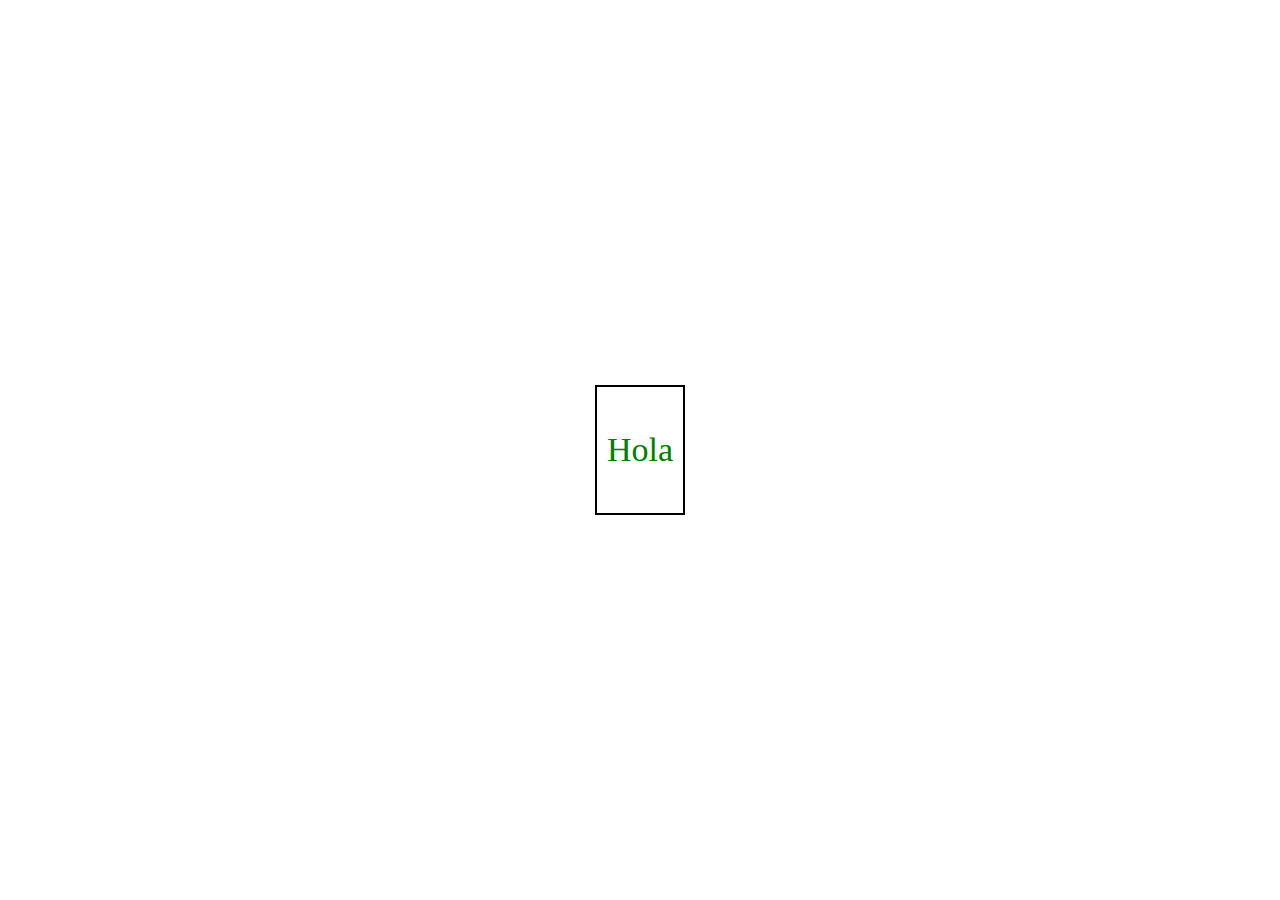
<file: Proyectos/index.html>
<!DOCTYPE html>
<html lang="en">
<head>
    <meta charset="UTF-8">
    <meta name="viewport" content="width=device-width, initial-scale=1.0">
    <link rel="stylesheet" href="styles.css">
    <title>Document</title>
</head>
<body>
    
    <div id="nombre">
        <p id="texto" >Hola</p>
    </div>

</body>
 
<script src="script.js"> </script>
</html>
</file>
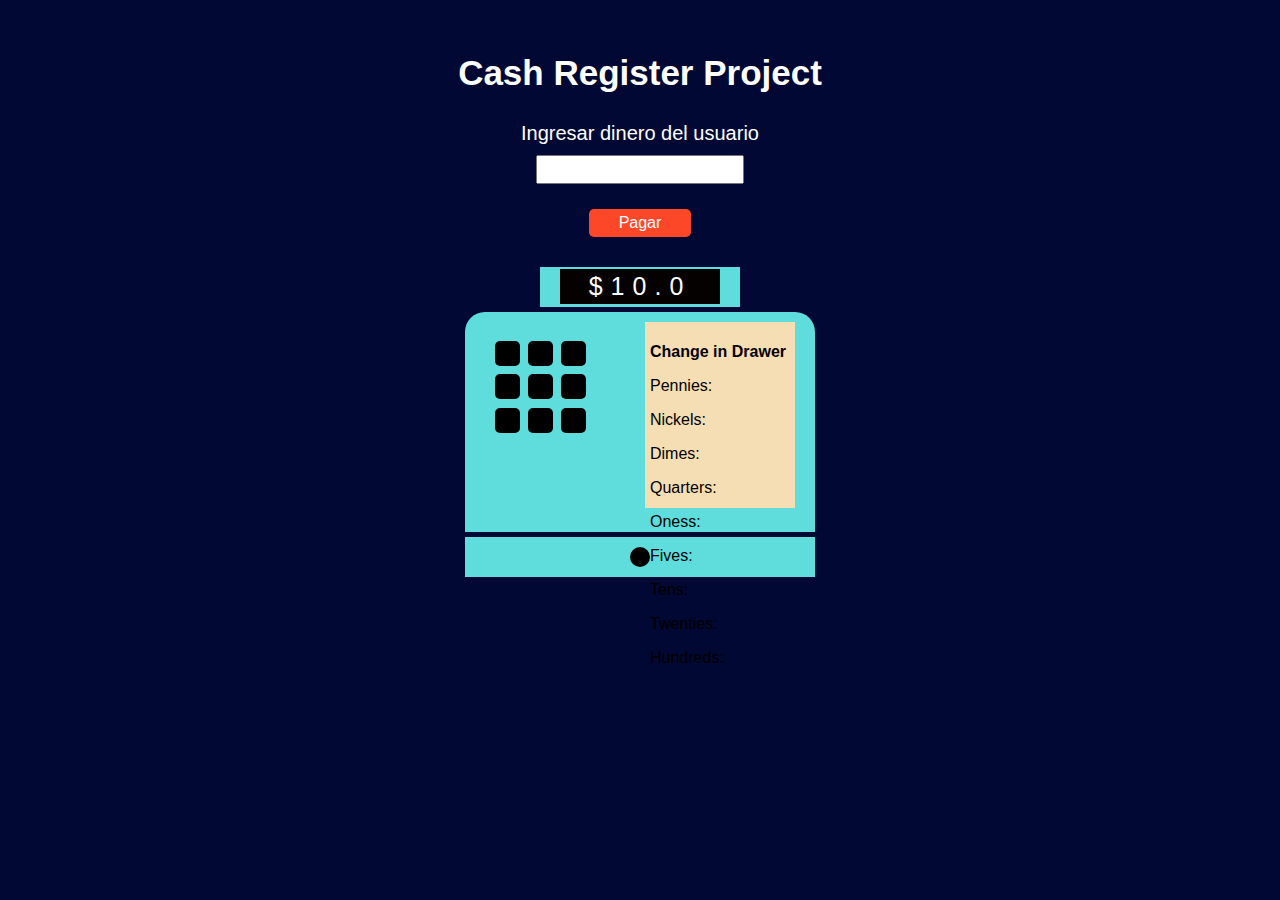
<file: FreeCode/registradora/index.html>
<!DOCTYPE html>
<html lang="en">
<head>
    <meta charset="UTF-8">
    <meta name="viewport" content="width=device-width, initial-scale=1.0">
    <link rel="stylesheet" href="styles.css">
    <title>Cash Register</title>
</head>
<body>      
    <div class="container">
        <div class="title">
            <h1>cash register project</h1>
        </div>
        <div class="change-due-class">
            <p id="change-due">HOLA MUNDO:</p>
        </div>
        <div class="ingresar-dinero">
            <label for="cash">Ingresar dinero del usuario</label>
            <input type="number" min="1" id="cash">
        </div>
        <button id="purchase-btn">Pagar</button>
        <div class="precio">
            <div>
                <span class="precio-productos">$10.0</span>
            </div>
        </div>
        <div class="caja-registradora">
            <div class="cubos">
                <div></div>
                <div></div>
                <div></div>
                <div></div>
                <div></div>
                <div></div>
                <div></div>
                <div></div>
                <div></div>
            </div>
            <div class="valores">
                <p><strong>Change in Drawer</strong></p>
                <p class="texto">Pennies:</p>
                <p class="texto">Nickels:</p>
                <p class="texto">Dimes:</p>
                <p class="texto">Quarters:</p>
                <p class="texto">Oness:</p>
                <p class="texto">Fives:</p>
                <p class="texto">Tens:</p>
                <p class="texto">Twenties:</p>
                <p class="texto">Hundreds:</p>
            </div>
        </div>
        <div class="rectangulo">
            <div></div>
        </div>
    </div>
    

    <script src="script.js"></script>
</body>
</html>
</file>
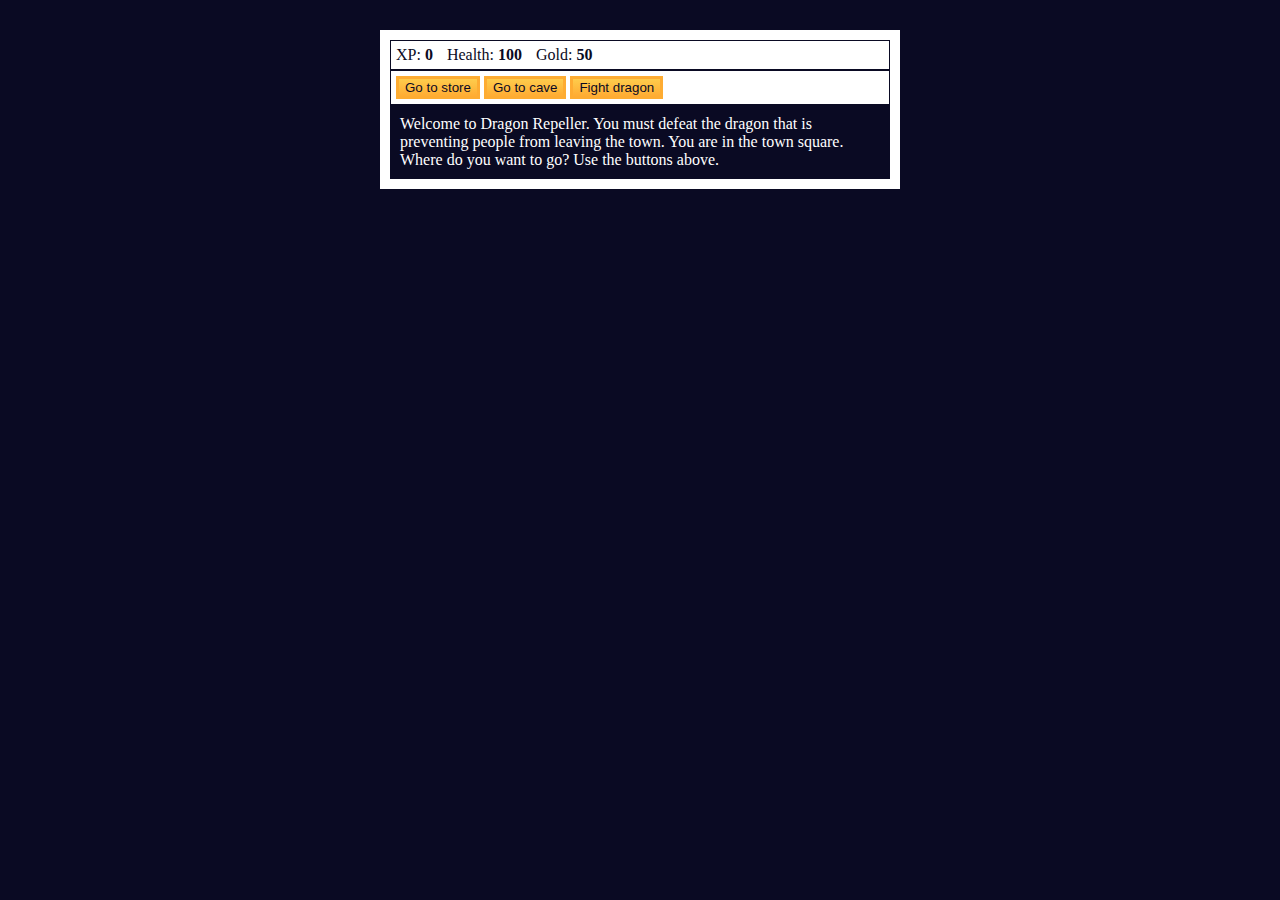
<file: FreeCode/section1/02rolePlay/index.html>
<!DOCTYPE html>
<html lang="en">
  <head>
    <meta charset="utf-8">
    <link rel="stylesheet" href="./styles.css">
    <title>RPG - Dragon Repeller</title>
  </head>
  <body>
    <div id="game">
      <div id="stats">
        <span class="stat">XP: <strong><span id="xpText">0</span></strong></span>
        <span class="stat">Health: <strong><span id="healthText">100</span></strong></span>
        <span class="stat">Gold: <strong><span id="goldText">50</span></strong></span>
      </div>
      <div id="controls">
        <button id="button1">Go to store</button>
        <button id="button2">Go to cave</button>
        <button id="button3">Fight dragon</button>
      </div>
      <div id="monsterStats">
        <span class="stat">Monster Name: <strong><span id="monsterName"></span></strong></span>
        <span class="stat">Health: <strong><span id="monsterHealth"></span></strong></span>
      </div>
      <div id="text">
        Welcome to Dragon Repeller. You must defeat the dragon that is preventing people from leaving the town. You are in the town square. Where do you want to go? Use the buttons above.
      </div>
    </div>
    <script src="./script.js"></script>
  </body>
</html>
</file>
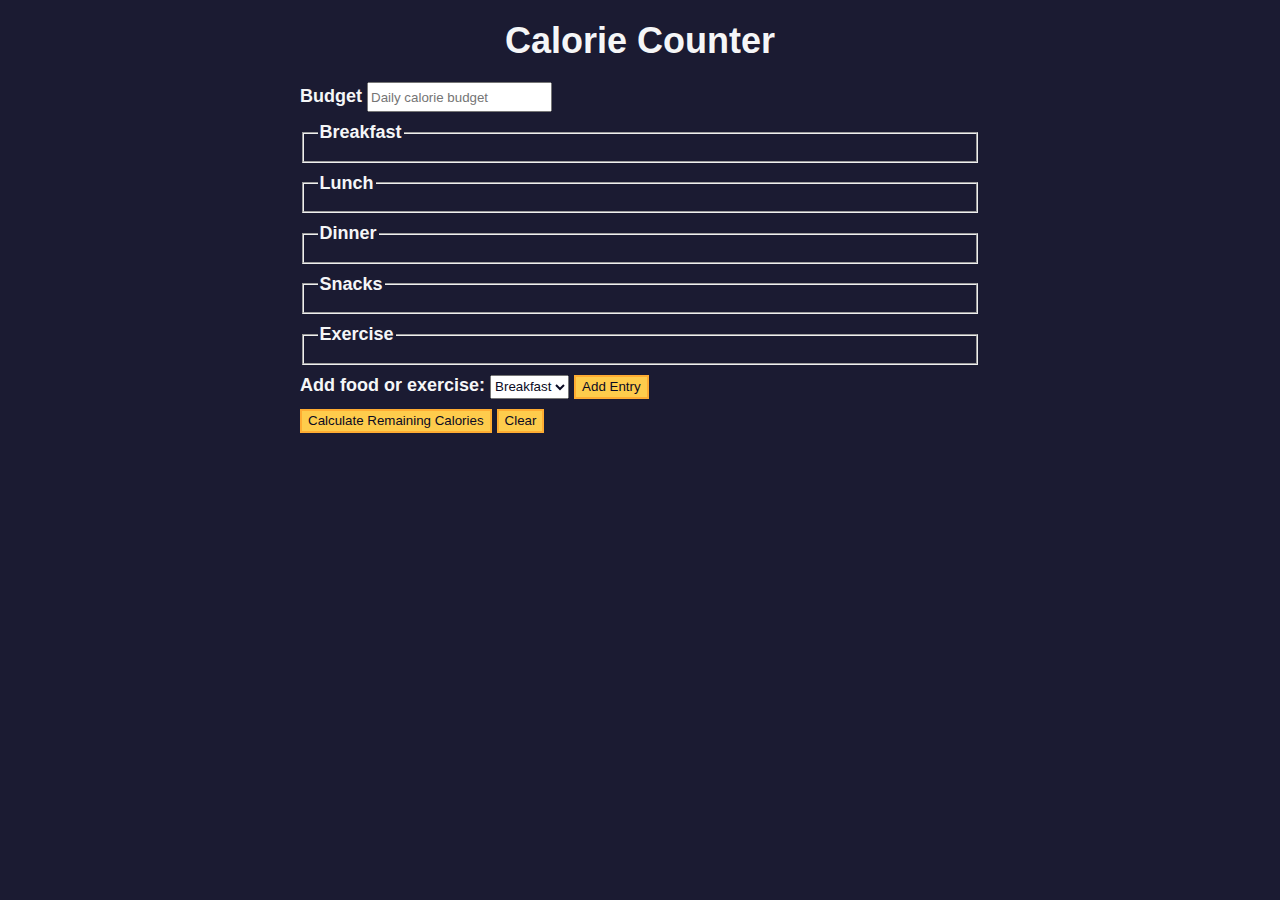
<file: FreeCode/section1/03calorieCounter/index.html>
<!DOCTYPE html>
<html lang="en">
  <head>
    <meta charset="utf-8" />
    <meta name="viewport" content="width=device-width, initial-scale=1.0" />
    <link rel="stylesheet" href="styles.css" />
    <title>Calorie Counter</title>
  </head>
  <body>
    <main>
      <h1>Calorie Counter</h1>
      <div class="container">
        <form id="calorie-counter">
          <label for="budget">Budget</label>
          <input
            type="number"
            min="0"
            id="budget"
            placeholder="Daily calorie budget"
            required
          />
          <fieldset id="breakfast">
            <legend>Breakfast</legend>
            <div class="input-container"></div>
          </fieldset>
          <fieldset id="lunch">
            <legend>Lunch</legend>
            <div class="input-container"></div>
          </fieldset>
          <fieldset id="dinner">
            <legend>Dinner</legend>
            <div class="input-container"></div>
          </fieldset>
          <fieldset id="snacks">
            <legend>Snacks</legend>
            <div class="input-container"></div>
          </fieldset>
          <fieldset id="exercise">
            <legend>Exercise</legend>
            <div class="input-container"></div>
          </fieldset>
          <div class="controls">
            <span>
              <label for="entry-dropdown">Add food or exercise:</label>
              <select id="entry-dropdown" name="options">
                <option value="breakfast" selected>Breakfast</option>
                <option value="lunch">Lunch</option>
                <option value="dinner">Dinner</option>
                <option value="snacks">Snacks</option>
                <option value="exercise">Exercise</option>
              </select>
              <button type="button" id="add-entry">Add Entry</button>
            </span>
          </div>
          <div>
            <button type="submit">
              Calculate Remaining Calories
            </button>
            <button type="button" id="clear">Clear</button>
          </div>
        </form>
        <div id="output" class="output hide"></div>
      </div>
    </main>
    <script src="./script.js"></script>
  </body>
</html>
</file>
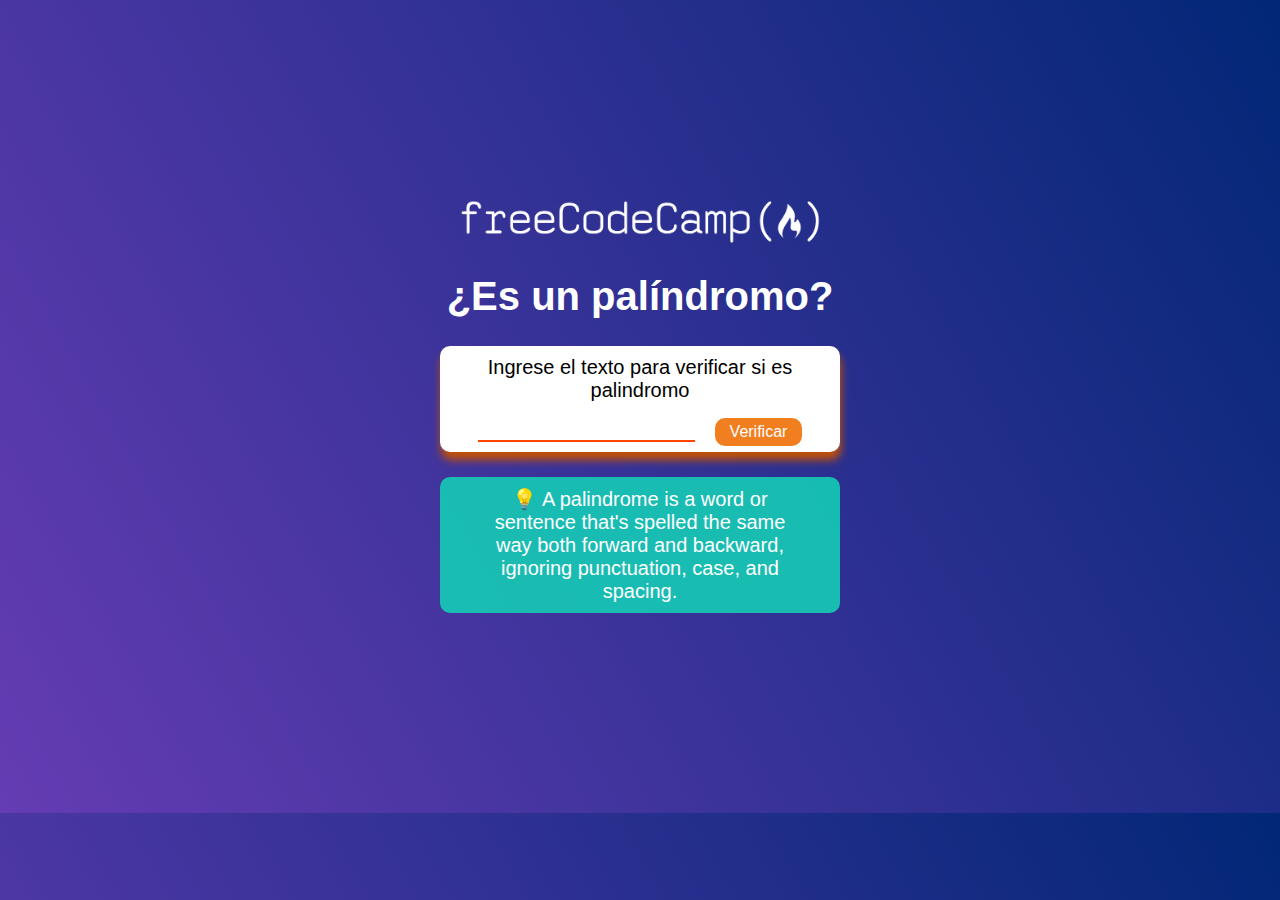
<file: FreeCode/section1/04Palindromo/index.html>
<!DOCTYPE html>
<html lang="en">
<head>
    <meta charset="UTF-8">
    <meta name="viewport" content="width=device-width, initial-scale=1.0">
    <link rel="stylesheet" href="styles-.css">
    <title>Palíndromo</title>
</head>
<body>
    <div class="container">

        <header>
            <img src="fcc_primary_large.png" alt="freeCodeCamp-logo" class="logo">
            <h1>¿Es un palíndromo?</h1>
        </header>
        <section class="input-texto"> 
            <label for="text-input">Ingrese el texto para verificar si es palindromo</label>
            <div class="entrada">
                <input type="text" id="text-input">
                <button id="check-btn" type="button">Verificar</button>
              
            </div>
            <p id="result">Resultado</p>
           
        </section>
        <div class="text">
            <p >💡 A palindrome is a word or sentence that's spelled the same way both forward and backward, ignoring punctuation, case, and spacing.</p>
        </div>
    </div>

    <script src="script.js"></script>
</body>
</html>
</file>
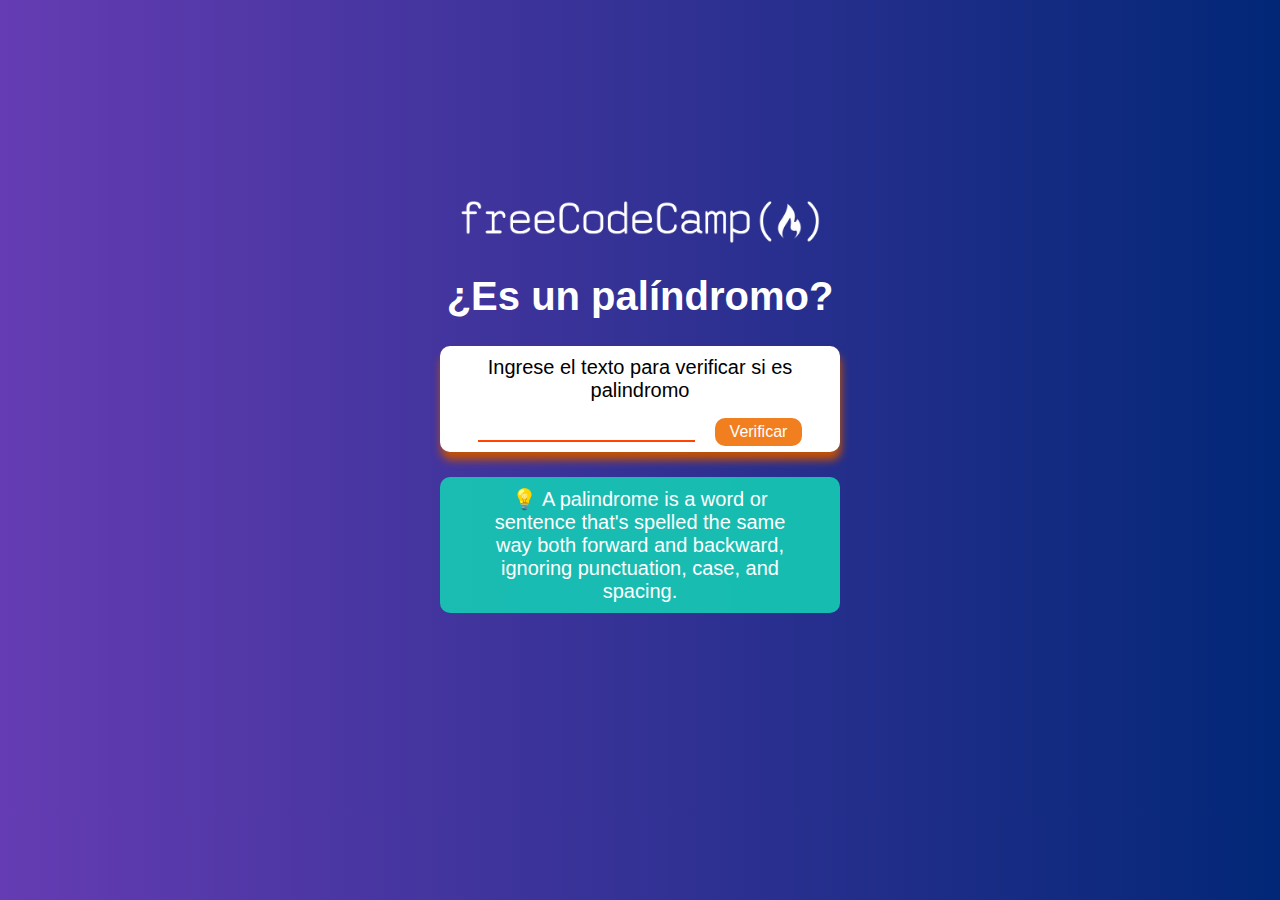
<file: FreeCode/section1/05Palindromo/index.html>
<!DOCTYPE html>
<html lang="en">
<head>
    <meta charset="UTF-8">
    <meta name="viewport" content="width=device-width, initial-scale=1.0">
    <link rel="stylesheet" href="styles.css">
    <title>Palíndromo</title>
</head>
<body>
    <div class="container">

        <header>
            <img src="fcc_primary_large.png" alt="freeCodeCamp-logo" class="logo">
            <h1>¿Es un palíndromo?</h1>
        </header>
        <section class="input-texto"> 
            <label for="text-input">Ingrese el texto para verificar si es palindromo</label>
            <div class="entrada">
                <input type="text" id="text-input">
                <button id="check-btn" type="button">Verificar</button>
              
            </div>
            <p id="result">Resultado</p>
           
        </section>
        <div class="text">
            <p >💡 A palindrome is a word or sentence that's spelled the same way both forward and backward, ignoring punctuation, case, and spacing.</p>
        </div>
    </div>

    <script src="script.js"></script>
</body>
</html>
</file>
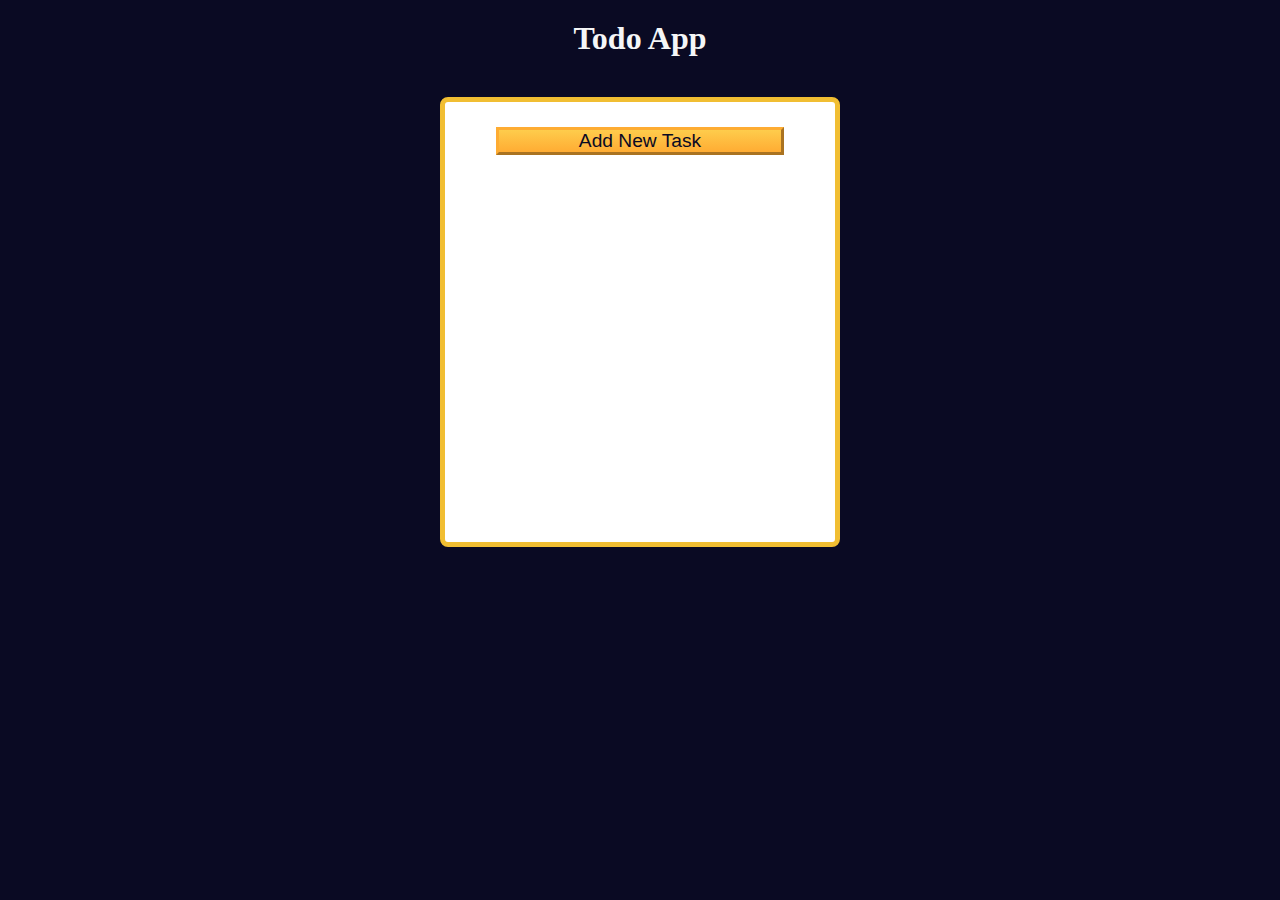
<file: FreeCode/section2/03todoApp/index.html>
<!DOCTYPE html>
<html lang="en">

<head>
  <meta charset="UTF-8" />
  <meta http-equiv="X-UA-Compatible" content="IE=edge" />
  <meta name="viewport" content="width=device-width, initial-scale=1.0" />
  <title>Learn localStorage by Building a Todo App</title>
  <link rel="stylesheet" href="styles.css" />
</head>

<body>
  <main>
    <h1>Todo App</h1>
    <div class="todo-app">
      <button id="open-task-form-btn" class="btn large-btn">
        Add New Task
      </button>
      <form class="task-form hidden" id="task-form">
        <div class="task-form-header">
          <button id="close-task-form-btn" class="close-task-form-btn" type="button" aria-label="close">
            <svg class="close-icon" xmlns="http://www.w3.org/2000/svg" viewBox="0 0 48 48" width="48px" height="48px"><path fill="#F44336" d="M21.5 4.5H26.501V43.5H21.5z" transform="rotate(45.001 24 24)" /><path fill="#F44336" d="M21.5 4.5H26.5V43.501H21.5z" transform="rotate(135.008 24 24)" /></svg>
          </button>
        </div>
        <div class="task-form-body">
          <label class="task-form-label" for="title-input">Title</label>
          <input required type="text" class="form-control" id="title-input" value="" />
          <label class="task-form-label" for="date-input">Date</label>
          <input type="date" class="form-control" id="date-input" value="" />
          <label class="task-form-label" for="description-input">Description</label>
          <textarea class="form-control" id="description-input" cols="30" rows="5"></textarea>
        </div>
        <div class="task-form-footer">
          <button id="add-or-update-task-btn" class="btn large-btn" type="submit">
            Add Task
          </button>
        </div>
      </form>
      <dialog id="confirm-close-dialog">
        <form method="dialog">
          <p class="discard-message-text">Discard unsaved changes?</p>
          <div class="confirm-close-dialog-btn-container">
            <button id="cancel-btn" class="btn">
              Cancel
            </button>
            <button id="discard-btn" class="btn">
              Discard
            </button>
          </div>
        </form>
      </dialog>
      <div id="tasks-container"></div>
    </div>
  </main>
  <script src="script.js"></script>
</body>

</html>
</file>
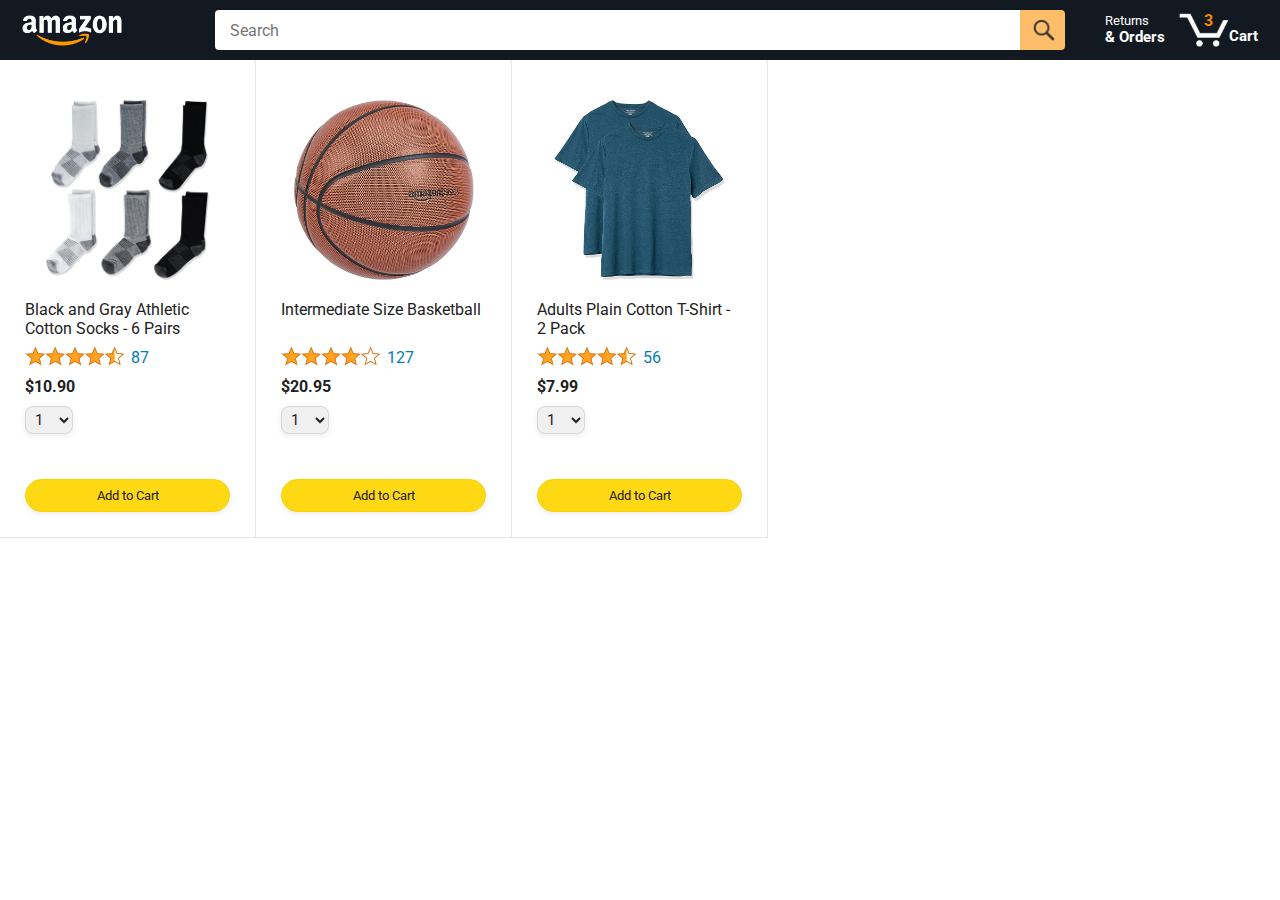
<file: amazon/amazon.html>
<!DOCTYPE html>
<html>
  <head>
    <title>Amazon Project</title>

    <!-- This code is needed for responsive design to work.
      (Responsive design = make the website look good on
      smaller screen sizes like a phone or a tablet). -->
    <meta name="viewport" content="width=device-width, initial-scale=1">

    <!-- Load a font called Roboto from Google Fonts. -->
    <link rel="preconnect" href="https://fonts.googleapis.com">
    <link rel="preconnect" href="https://fonts.gstatic.com" crossorigin>
    <link href="https://fonts.googleapis.com/css2?family=Roboto:wght@400;500;700&display=swap" rel="stylesheet">

    <!-- Here are the CSS files for this page. -->
    <link rel="stylesheet" href="styles/shared/general.css">
    <link rel="stylesheet" href="styles/shared/amazon-header.css">
    <link rel="stylesheet" href="styles/pages/amazon.css">
  </head>
  <body>
    <div class="amazon-header">
      <div class="amazon-header-left-section">
        <a href="amazon.html" class="header-link">
          <img class="amazon-logo"
            src="images/amazon-logo-white.png">
          <img class="amazon-mobile-logo"
            src="images/amazon-mobile-logo-white.png">
        </a>
      </div>

      <div class="amazon-header-middle-section">
        <input class="search-bar" type="text" placeholder="Search">

        <button class="search-button">
          <img class="search-icon" src="images/icons/search-icon.png">
        </button>
      </div>

      <div class="amazon-header-right-section">
        <a class="orders-link header-link" href="orders.html">
          <span class="returns-text">Returns</span>
          <span class="orders-text">& Orders</span>
        </a>

        <a class="cart-link header-link" href="checkout.html">
          <img class="cart-icon" src="images/icons/cart-icon.png">
          <div class="cart-quantity">3</div>
          <div class="cart-text">Cart</div>
        </a>
      </div>
    </div>
    
    <div class="main">
      <div class="products-grid">
        <div class="product-container">
          <div class="product-image-container">
            <img class="product-image"
              src="images/products/athletic-cotton-socks-6-pairs.jpg">
          </div>

          <div class="product-name limit-text-to-2-lines">
            Black and Gray Athletic Cotton Socks - 6 Pairs
          </div>

          <div class="product-rating-container">
            <img class="product-rating-stars"
              src="images/ratings/rating-45.png">
            <div class="product-rating-count link-primary">
              87
            </div>
          </div>

          <div class="product-price">
            $10.90
          </div>

          <div class="product-quantity-container">
            <select>
              <option selected value="1">1</option>
              <option value="2">2</option>
              <option value="3">3</option>
              <option value="4">4</option>
              <option value="5">5</option>
              <option value="6">6</option>
              <option value="7">7</option>
              <option value="8">8</option>
              <option value="9">9</option>
              <option value="10">10</option>
            </select>
          </div>

          <div class="product-spacer"></div>

          <div class="added-to-cart">
            <img src="images/icons/checkmark.png">
            Added
          </div>

          <button class="add-to-cart-button button-primary">
            Add to Cart
          </button>
        </div>

        <div class="product-container">
          <div class="product-image-container">
            <img class="product-image"
              src="images/products/intermediate-composite-basketball.jpg">
          </div>

          <div class="product-name limit-text-to-2-lines">
            Intermediate Size Basketball
          </div>

          <div class="product-rating-container">
            <img class="product-rating-stars"
              src="images/ratings/rating-40.png">
            <div class="product-rating-count link-primary">
              127
            </div>
          </div>

          <div class="product-price">
            $20.95
          </div>

          <div class="product-quantity-container">
            <select>
              <option selected value="1">1</option>
              <option value="2">2</option>
              <option value="3">3</option>
              <option value="4">4</option>
              <option value="5">5</option>
              <option value="6">6</option>
              <option value="7">7</option>
              <option value="8">8</option>
              <option value="9">9</option>
              <option value="10">10</option>
            </select>
          </div>

          <div class="product-spacer"></div>

          <div class="added-to-cart">
            <img src="images/icons/checkmark.png">
            Added
          </div>

          <button class="add-to-cart-button button-primary">
            Add to Cart
          </button>
        </div>

        <div class="product-container">
          <div class="product-image-container">
            <img class="product-image"
              src="images/products/adults-plain-cotton-tshirt-2-pack-teal.jpg">
          </div>

          <div class="product-name limit-text-to-2-lines">
            Adults Plain Cotton T-Shirt - 2 Pack
          </div>

          <div class="product-rating-container">
            <img class="product-rating-stars"
              src="images/ratings/rating-45.png">
            <div class="product-rating-count link-primary">
              56
            </div>
          </div>

          <div class="product-price">
            $7.99
          </div>

          <div class="product-quantity-container">
            <select>
              <option selected value="1">1</option>
              <option value="2">2</option>
              <option value="3">3</option>
              <option value="4">4</option>
              <option value="5">5</option>
              <option value="6">6</option>
              <option value="7">7</option>
              <option value="8">8</option>
              <option value="9">9</option>
              <option value="10">10</option>
            </select>
          </div>

          <div class="product-spacer"></div>

          <div class="added-to-cart">
            <img src="images/icons/checkmark.png">
            Added
          </div>

          <button class="add-to-cart-button button-primary">
            Add to Cart
          </button>
        </div>
      </div>
    </div>
  </body>
</html>
</file>
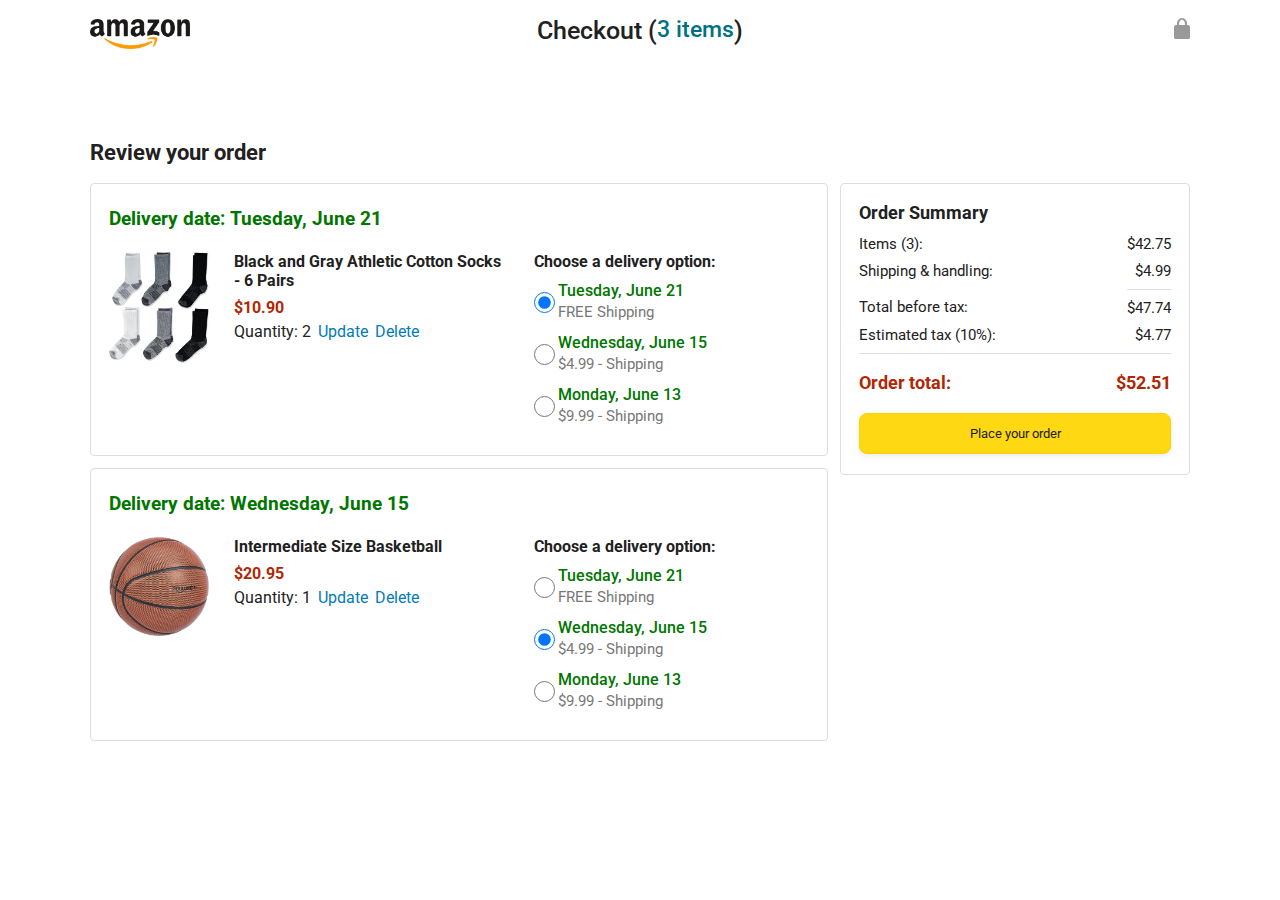
<file: amazon/checkout.html>
<!DOCTYPE html>
<html>
  <head>
    <title>Checkout</title>

    <!-- This code is needed for responsive design to work.
      (Responsive design = make the website look good on
      smaller screen sizes like a phone or a tablet). -->
    <meta name="viewport" content="width=device-width, initial-scale=1">

    <!-- Load a font called Roboto from Google Fonts. -->
    <link rel="preconnect" href="https://fonts.googleapis.com">
    <link rel="preconnect" href="https://fonts.gstatic.com" crossorigin>
    <link href="https://fonts.googleapis.com/css2?family=Roboto:wght@400;500;700&display=swap" rel="stylesheet">

    <!-- Here are the CSS files for this page. -->
    <link rel="stylesheet" href="styles/shared/general.css">
    <link rel="stylesheet" href="styles/pages/checkout/checkout-header.css">
    <link rel="stylesheet" href="styles/pages/checkout/checkout.css">
  </head>
  <body>
    <div class="checkout-header">
      <div class="header-content">
        <div class="checkout-header-left-section">
          <a href="amazon.html">
            <img class="amazon-logo" src="images/amazon-logo.png">
            <img class="amazon-mobile-logo" src="images/amazon-mobile-logo.png">
          </a>
        </div>

        <div class="checkout-header-middle-section">
          Checkout (<a class="return-to-home-link"
            href="amazon.html">3 items</a>)
        </div>

        <div class="checkout-header-right-section">
          <img src="images/icons/checkout-lock-icon.png">
        </div>
      </div>
    </div>

    <div class="main">
      <div class="page-title">Review your order</div>

      <div class="checkout-grid">
        <div class="order-summary">
          <div class="cart-item-container">
            <div class="delivery-date">
              Delivery date: Tuesday, June 21
            </div>

            <div class="cart-item-details-grid">
              <img class="product-image"
                src="images/products/athletic-cotton-socks-6-pairs.jpg">

              <div class="cart-item-details">
                <div class="product-name">
                  Black and Gray Athletic Cotton Socks - 6 Pairs
                </div>
                <div class="product-price">
                  $10.90
                </div>
                <div class="product-quantity">
                  <span>
                    Quantity: <span class="quantity-label">2</span>
                  </span>
                  <span class="update-quantity-link link-primary">
                    Update
                  </span>
                  <span class="delete-quantity-link link-primary">
                    Delete
                  </span>
                </div>
              </div>

              <div class="delivery-options">
                <div class="delivery-options-title">
                  Choose a delivery option:
                </div>
                <div class="delivery-option">
                  <input type="radio" checked
                    class="delivery-option-input"
                    name="delivery-option-1">
                  <div>
                    <div class="delivery-option-date">
                      Tuesday, June 21
                    </div>
                    <div class="delivery-option-price">
                      FREE Shipping
                    </div>
                  </div>
                </div>
                <div class="delivery-option">
                  <input type="radio"
                    class="delivery-option-input"
                    name="delivery-option-1">
                  <div>
                    <div class="delivery-option-date">
                      Wednesday, June 15
                    </div>
                    <div class="delivery-option-price">
                      $4.99 - Shipping
                    </div>
                  </div>
                </div>
                <div class="delivery-option">
                  <input type="radio"
                    class="delivery-option-input"
                    name="delivery-option-1">
                  <div>
                    <div class="delivery-option-date">
                      Monday, June 13
                    </div>
                    <div class="delivery-option-price">
                      $9.99 - Shipping
                    </div>
                  </div>
                </div>
              </div>
            </div>
          </div>

          <div class="cart-item-container">
            <div class="delivery-date">
              Delivery date: Wednesday, June 15
            </div>

            <div class="cart-item-details-grid">
              <img class="product-image"
                src="images/products/intermediate-composite-basketball.jpg">

              <div class="cart-item-details">
                <div class="product-name">
                  Intermediate Size Basketball
                </div>
                <div class="product-price">
                  $20.95
                </div>
                <div class="product-quantity">
                  <span>
                    Quantity: <span class="quantity-label">1</span>
                  </span>
                  <span class="update-quantity-link link-primary">
                    Update
                  </span>
                  <span class="delete-quantity-link link-primary">
                    Delete
                  </span>
                </div>
              </div>

              <div class="delivery-options">
                <div class="delivery-options-title">
                  Choose a delivery option:
                </div>

                <div class="delivery-option">
                  <input type="radio" class="delivery-option-input"
                    name="delivery-option-2">
                  <div>
                    <div class="delivery-option-date">
                      Tuesday, June 21
                    </div>
                    <div class="delivery-option-price">
                      FREE Shipping
                    </div>
                  </div>
                </div>
                <div class="delivery-option">
                  <input type="radio" checked class="delivery-option-input"
                    name="delivery-option-2">
                  <div>
                    <div class="delivery-option-date">
                      Wednesday, June 15
                    </div>
                    <div class="delivery-option-price">
                      $4.99 - Shipping
                    </div>
                  </div>
                </div>
                <div class="delivery-option">
                  <input type="radio" class="delivery-option-input"
                    name="delivery-option-2">
                  <div>
                    <div class="delivery-option-date">
                      Monday, June 13
                    </div>
                    <div class="delivery-option-price">
                      $9.99 - Shipping
                    </div>
                  </div>
                </div>
              </div>
            </div>
          </div>
        </div>

        <div class="payment-summary">
          <div class="payment-summary-title">
            Order Summary
          </div>

          <div class="payment-summary-row">
            <div>Items (3):</div>
            <div class="payment-summary-money">$42.75</div>
          </div>

          <div class="payment-summary-row">
            <div>Shipping &amp; handling:</div>
            <div class="payment-summary-money">$4.99</div>
          </div>

          <div class="payment-summary-row subtotal-row">
            <div>Total before tax:</div>
            <div class="payment-summary-money">$47.74</div>
          </div>

          <div class="payment-summary-row">
            <div>Estimated tax (10%):</div>
            <div class="payment-summary-money">$4.77</div>
          </div>

          <div class="payment-summary-row total-row">
            <div>Order total:</div>
            <div class="payment-summary-money">$52.51</div>
          </div>

          <button class="place-order-button button-primary">
            Place your order
          </button>
        </div>
      </div>
    </div>
  </body>
</html>
</file>
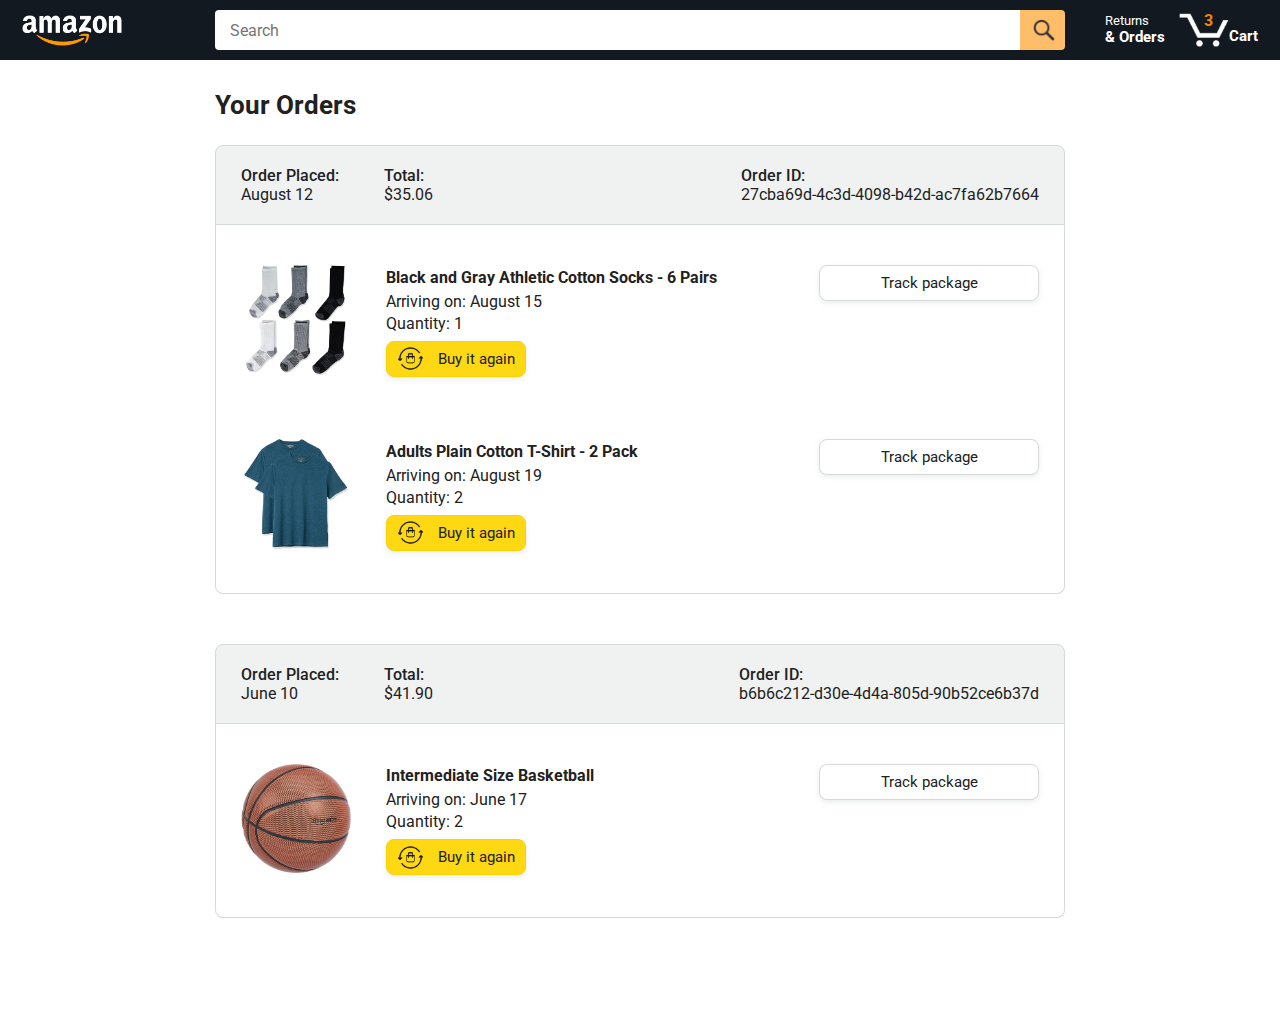
<file: amazon/orders.html>
<!DOCTYPE html>
<html>
  <head>
    <title>Orders</title>

    <!-- This code is needed for responsive design to work.
      (Responsive design = make the website look good on
      smaller screen sizes like a phone or a tablet). -->
    <meta name="viewport" content="width=device-width, initial-scale=1">

    <!-- Load a font called Roboto from Google Fonts. -->
    <link rel="preconnect" href="https://fonts.googleapis.com">
    <link rel="preconnect" href="https://fonts.gstatic.com" crossorigin>
    <link href="https://fonts.googleapis.com/css2?family=Roboto:wght@400;500;700&display=swap" rel="stylesheet">

    <!-- Here are the CSS files for this page. -->
    <link rel="stylesheet" href="styles/shared/general.css">
    <link rel="stylesheet" href="styles/shared/amazon-header.css">
    <link rel="stylesheet" href="styles/pages/orders.css">
  </head>
  <body>
    <div class="amazon-header">
      <div class="amazon-header-left-section">
        <a href="amazon.html" class="header-link">
          <img class="amazon-logo"
            src="images/amazon-logo-white.png">
          <img class="amazon-mobile-logo"
            src="images/amazon-mobile-logo-white.png">
        </a>
      </div>

      <div class="amazon-header-middle-section">
        <input class="search-bar" type="text" placeholder="Search">

        <button class="search-button">
          <img class="search-icon" src="images/icons/search-icon.png">
        </button>
      </div>

      <div class="amazon-header-right-section">
        <a class="orders-link header-link" href="orders.html">
          <span class="returns-text">Returns</span>
          <span class="orders-text">& Orders</span>
        </a>

        <a class="cart-link header-link" href="checkout.html">
          <img class="cart-icon" src="images/icons/cart-icon.png">
          <div class="cart-quantity">3</div>
          <div class="cart-text">Cart</div>
        </a>
      </div>
    </div>

    <div class="main">
      <div class="page-title">Your Orders</div>

      <div class="orders-grid">
        <div class="order-container">
          
          <div class="order-header">
            <div class="order-header-left-section">
              <div class="order-date">
                <div class="order-header-label">Order Placed:</div>
                <div>August 12</div>
              </div>
              <div class="order-total">
                <div class="order-header-label">Total:</div>
                <div>$35.06</div>
              </div>
            </div>

            <div class="order-header-right-section">
              <div class="order-header-label">Order ID:</div>
              <div>27cba69d-4c3d-4098-b42d-ac7fa62b7664</div>
            </div>
          </div>

          <div class="order-details-grid">
            <div class="product-image-container">
              <img src="images/products/athletic-cotton-socks-6-pairs.jpg">
            </div>

            <div class="product-details">
              <div class="product-name">
                Black and Gray Athletic Cotton Socks - 6 Pairs
              </div>
              <div class="product-delivery-date">
                Arriving on: August 15
              </div>
              <div class="product-quantity">
                Quantity: 1
              </div>
              <button class="buy-again-button button-primary">
                <img class="buy-again-icon" src="images/icons/buy-again.png">
                <span class="buy-again-message">Buy it again</span>
              </button>
            </div>

            <div class="product-actions">
              <a href="tracking.html">
                <button class="track-package-button button-secondary">
                  Track package
                </button>
              </a>
            </div>

            <div class="product-image-container">
              <img src="images/products/adults-plain-cotton-tshirt-2-pack-teal.jpg">
            </div>

            <div class="product-details">
              <div class="product-name">
                Adults Plain Cotton T-Shirt - 2 Pack
              </div>
              <div class="product-delivery-date">
                Arriving on: August 19
              </div>
              <div class="product-quantity">
                Quantity: 2
              </div>
              <button class="buy-again-button button-primary">
                <img class="buy-again-icon" src="images/icons/buy-again.png">
                <span class="buy-again-message">Buy it again</span>
              </button>
            </div>

            <div class="product-actions">
              <a href="tracking.html">
                <button class="track-package-button button-secondary">
                  Track package
                </button>
              </a>
            </div>
          </div>
        </div>

        <div class="order-container">

          <div class="order-header">
            <div class="order-header-left-section">
              <div class="order-date">
                <div class="order-header-label">Order Placed:</div>
                <div>June 10</div>
              </div>
              <div class="order-total">
                <div class="order-header-label">Total:</div>
                <div>$41.90</div>
              </div>
            </div>

            <div class="order-header-right-section">
              <div class="order-header-label">Order ID:</div>
              <div>b6b6c212-d30e-4d4a-805d-90b52ce6b37d</div>
            </div>
          </div>

          <div class="order-details-grid">
            <div class="product-image-container">
              <img src="images/products/intermediate-composite-basketball.jpg">
            </div>

            <div class="product-details">
              <div class="product-name">
                Intermediate Size Basketball
              </div>
              <div class="product-delivery-date">
                Arriving on: June 17
              </div>
              <div class="product-quantity">
                Quantity: 2
              </div>
              <button class="buy-again-button button-primary">
                <img class="buy-again-icon" src="images/icons/buy-again.png">
                <span class="buy-again-message">Buy it again</span>
              </button>
            </div>

            <div class="product-actions">
              <a href="tracking.html">
                <button class="track-package-button button-secondary">
                  Track package
                </button>
              </a>
            </div>
          </div>
        </div>
      </div>
    </div>
  </body>
</html>
</file>
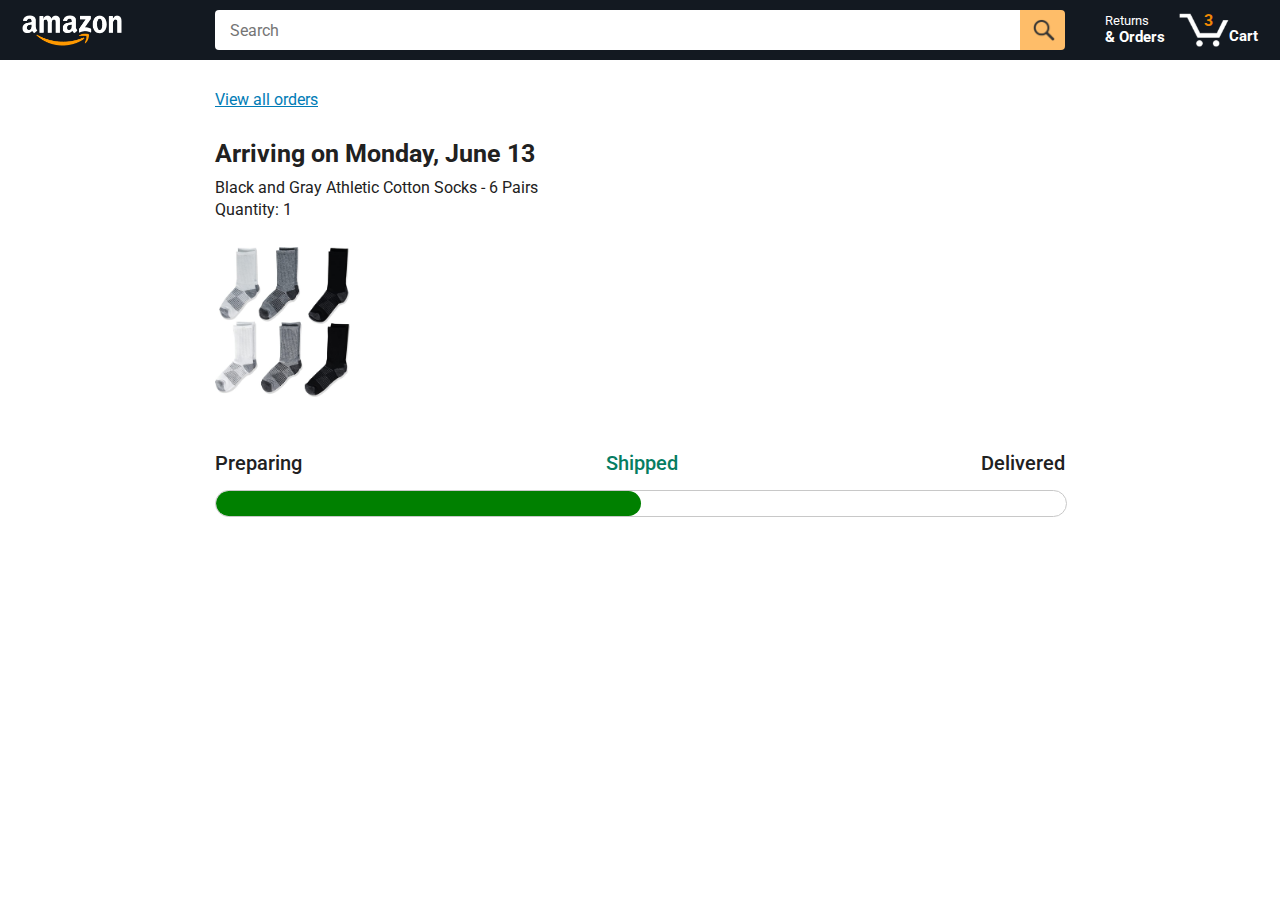
<file: amazon/tracking.html>
<!DOCTYPE html>
<html>
  <head>
    <title>Tracking</title>

    <!-- This code is needed for responsive design to work.
      (Responsive design = make the website look good on
      smaller screen sizes like a phone or a tablet). -->
    <meta name="viewport" content="width=device-width, initial-scale=1">

    <!-- Load a font called Roboto from Google Fonts. -->
    <link rel="preconnect" href="https://fonts.googleapis.com">
    <link rel="preconnect" href="https://fonts.gstatic.com" crossorigin>
    <link href="https://fonts.googleapis.com/css2?family=Roboto:wght@400;500;700&display=swap" rel="stylesheet">

    <!-- Here are the CSS files for this page. -->
    <link rel="stylesheet" href="styles/shared/general.css">
    <link rel="stylesheet" href="styles/shared/amazon-header.css">
    <link rel="stylesheet" href="styles/pages/tracking.css">
  </head>
  <body>
    <div class="amazon-header">
      <div class="amazon-header-left-section">
        <a href="amazon.html" class="header-link">
          <img class="amazon-logo"
            src="images/amazon-logo-white.png">
          <img class="amazon-mobile-logo"
            src="images/amazon-mobile-logo-white.png">
        </a>
      </div>

      <div class="amazon-header-middle-section">
        <input class="search-bar" type="text" placeholder="Search">

        <button class="search-button">
          <img class="search-icon" src="images/icons/search-icon.png">
        </button>
      </div>

      <div class="amazon-header-right-section">
        <a class="orders-link header-link" href="orders.html">
          <span class="returns-text">Returns</span>
          <span class="orders-text">& Orders</span>
        </a>

        <a class="cart-link header-link" href="checkout.html">
          <img class="cart-icon" src="images/icons/cart-icon.png">
          <div class="cart-quantity">3</div>
          <div class="cart-text">Cart</div>
        </a>
      </div>
    </div>

    <div class="main">
      <div class="order-tracking">
        <a class="back-to-orders-link link-primary" href="orders.html">
          View all orders
        </a>

        <div class="delivery-date">
          Arriving on Monday, June 13
        </div>

        <div class="product-info">
          Black and Gray Athletic Cotton Socks - 6 Pairs
        </div>

        <div class="product-info">
          Quantity: 1
        </div>

        <img class="product-image" src="images/products/athletic-cotton-socks-6-pairs.jpg">

        <div class="progress-labels-container">
          <div class="progress-label">
            Preparing
          </div>
          <div class="progress-label current-status">
            Shipped
          </div>
          <div class="progress-label">
            Delivered
          </div>
        </div>

        <div class="progress-bar-container">
          <div class="progress-bar"></div>
        </div>
      </div>
    </div>
  </body>
</html>
</file>
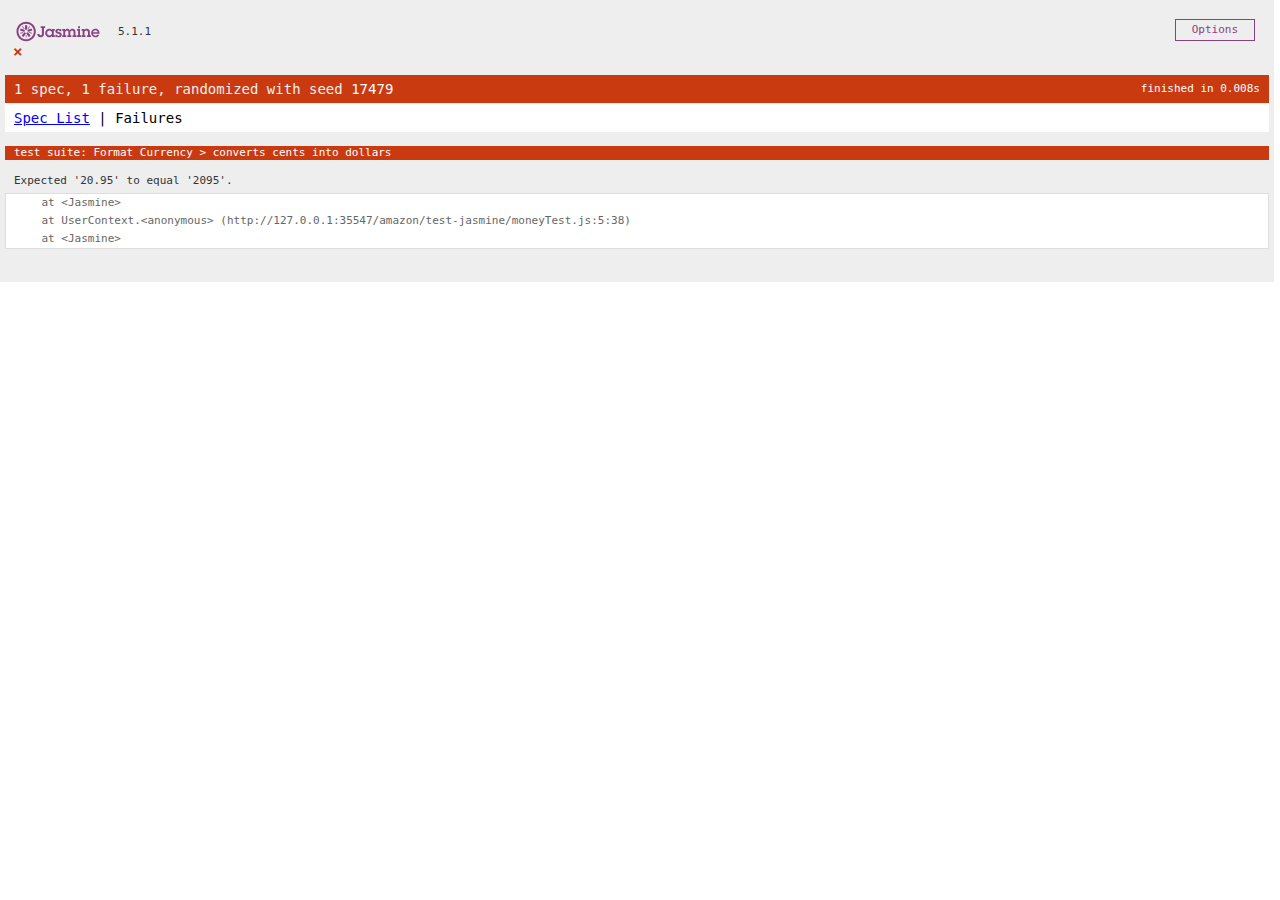
<file: amazon/test-jasmine/SpecRunner.html>
<!DOCTYPE html>
<html>
<head>
  <meta charset="utf-8">
  <title>Jasmine Spec Runner v5.1.1</title>

  <link rel="shortcut icon" type="image/png" href="lib/jasmine-5.1.1/jasmine_favicon.png">
  <link rel="stylesheet" href="lib/jasmine-5.1.1/jasmine.css">

  <script src="lib/jasmine-5.1.1/jasmine.js"></script>
  <script src="lib/jasmine-5.1.1/jasmine-html.js"></script>
  <script src="lib/jasmine-5.1.1/boot0.js"></script>
  <!-- optional: include a file here that configures the Jasmine env -->
  <script src="lib/jasmine-5.1.1/boot1.js"></script>
<script  type="module" src="moneyTest.js"> </script>
  <!-- include source files here... -->



</head>

<body>
</body>
</html>
</file>
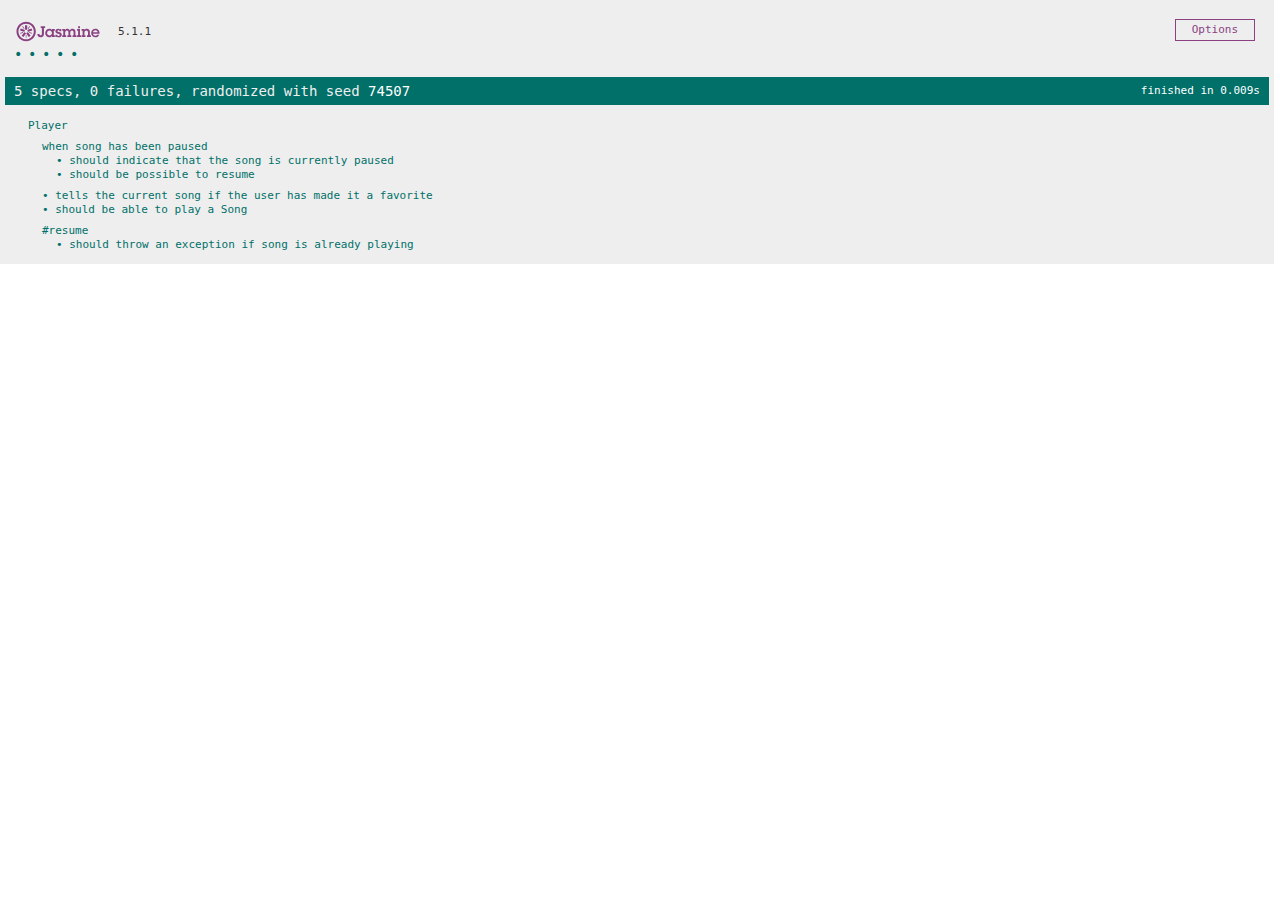
<file: amazon/tests-jasmine/SpecRunner.html>
<!DOCTYPE html>
<html>
<head>
  <meta charset="utf-8">
  <title>Jasmine Spec Runner v5.1.1</title>

  <link rel="shortcut icon" type="image/png" href="lib/jasmine-5.1.1/jasmine_favicon.png">
  <link rel="stylesheet" href="lib/jasmine-5.1.1/jasmine.css">

  <script src="lib/jasmine-5.1.1/jasmine.js"></script>
  <script src="lib/jasmine-5.1.1/jasmine-html.js"></script>
  <script src="lib/jasmine-5.1.1/boot0.js"></script>
  <!-- optional: include a file here that configures the Jasmine env -->
  <script src="lib/jasmine-5.1.1/boot1.js"></script>

  <!-- include source files here... -->
  <script src="src/Player.js"></script>
  <script src="src/Song.js"></script>

  <!-- include spec files here... -->
  <script src="spec/SpecHelper.js"></script>
  <script src="spec/PlayerSpec.js"></script>

</head>

<body>
</body>
</html>
</file>
<file: Proyectos/styles.css>
body,html{
    height:100%;
    margin:0;
    display: flex;
    justify-content: center; /* Horizontally center */
    align-items: center;  
}

#nombre{
  /*
    top: 50%;
    left: 50%;
    position: absolute;
    margin:-25px 0 0 -400px; 
    border-radius: 10px;*/ 
    display: flex;
    justify-content: center;
    align-items: center;
    border: 2px solid;
   
    
}

#texto{
    color: green;
    text-align: left;
    padding:10px;
    align-items: center;
    font-size: 34px;
}
</file>
<file: FreeCode/registradora/styles.css>
body{
    background-color: rgb(1, 8, 51);
    font-family: Impact, Haettenschweiler, 'Arial Narrow Bold', sans-serif;
    color: white;
    box-sizing: border-box;
}

.container{
    margin: 30px auto;
    width: 500px;display: flex;
    flex-direction: column;
    justify-content: center;
    align-items: center;
}

.title{
    margin:0 auto;
}

h1{
    text-transform: capitalize;
    font-size: 35px;
    text-align: center;
}
.change-due-class{
    width: 100%;
    padding:20px;
    margin: 0 auto 20px auto;
    text-align: center;
    display: none;
}


.ingresar-dinero{
    width: 100%;
    margin: auto;
    text-align: center;
}
   
.ingresar-dinero label{
    width: 100%;
    margin:5px auto;
    display: block;
    font-size: 20px;
}

input{
    width: 40%;
    margin: 5px auto;
    font-size: 20px;   
}

button{
    margin: 20px auto;
    display: block;
    font-size: 16px;
    padding: 5px 30px;
    border: none;
    background-color: rgb(252, 72, 41);
    color:white;
    border-radius: 5px;
    
}

button:hover{
    cursor: pointer;
    background-color: rgb(240, 58, 26);
}
.precio{
    margin-top: 10px;
    background-color: rgb(95, 221, 221);
    width: 40%;
    height: 40px;
    display: flex;
    justify-content: center;
    align-items: center;
}

.precio div{
    display: flex;
    justify-content: center;
    align-items: center;
    font-size: 25px;
    letter-spacing: 8px;  
}

.precio div{
    background-color: rgb(5, 1, 1);
    width: 80%;
    height: 35px;
}

.caja-registradora{
    width: 70%;
    height: 220px;
    margin-top: 5px;
    background-color: rgb(95, 221, 221);
    border-top-left-radius: 20px;
    border-top-right-radius: 20px;
    display: flex;
}

.cubos{
    width: 100px;
    height: 100px;
    display: grid;
    grid-template-columns: repeat(3,25px);
    column-gap: 8px;
    position: relative;
    top: 25px;
    left: 25px;
    align-items: center;
   
    
}

.cubos div{
    background-color: black;
    width: 25px;
    height: 25px;
    margin-left: 5px;
    border-radius:5px;
}

.valores{
   height: 80%;
   width:40%;
   position: relative;
    background-color: wheat;
    top:10px;
    left: 80px;
}

.valores {
    color: black;
   padding: 5px;
}

.rectangulo{
    width: 70%;
    height: 40px;
    margin-top: 5px;
    background-color: rgb(95, 221, 221);
    display: flex;
    justify-content: center;
    align-items: center;
}

.rectangulo div{
   width: 20px;
   height: 20px;
   background-color: rgb(0, 0, 0);
   border-radius: 50%;
}
</file>
<file: FreeCode/section1/02rolePlay/styles.css>
body {
    background-color: #0a0a23;
  }
  
  #text {
    background-color: #0a0a23;
    color: #ffffff;
    padding: 10px;
  }
  
  #game {
    max-width: 500px;
    max-height: 400px;
    background-color: #ffffff;
    color: #ffffff;
    margin: 30px auto 0px;
    padding: 10px;
  }
  
  #controls,
  #stats {
    border: 1px solid #0a0a23;
    padding: 5px;
    color: #0a0a23;
  }
  
  #monsterStats {
    display: none;
    border: 1px solid #0a0a23;
    padding: 5px;
    color: #ffffff;
    background-color: #c70d0d;
  }
  
  .stat {
    padding-right: 10px;
  }
  
  button {
    cursor: pointer;
    color: #0a0a23;
    background-color: #feac32;
    background-image: linear-gradient(#fecc4c, #ffac33);
    border: 3px solid #feac32;
  }
</file>
<file: FreeCode/section1/03calorieCounter/styles.css>
:root {
    --light-grey: #f5f6f7;
    --dark-blue: #0a0a23;
    --fcc-blue: #1b1b32;
    --light-yellow: #fecc4c;
    --dark-yellow: #feac32;
    --light-pink: #ffadad;
    --dark-red: #850000;
    --light-green: #acd157;
  }
  
  body {
    font-family: "Lato", Helvetica, Arial, sans-serif;
    font-size: 18px;
    background-color: var(--fcc-blue);
    color: var(--light-grey);
  }
  
  h1 {
    text-align: center;
  }
  
  .container {
    width: 90%;
    max-width: 680px;
  }
  
  h1,
  .container,
  .output {
    margin: 20px auto;
  }
  
  label,
  legend {
    font-weight: bold;
  }
  
  .input-container {
    display: flex;
    flex-direction: column;
  }
  
  button {
    cursor: pointer;
    text-decoration: none;
    background-color: var(--light-yellow);
    border: 2px solid var(--dark-yellow);
  }
  
  button,
  input,
  select {
    min-height: 24px;
    color: var(--dark-blue);
  }
  
  fieldset,
  label,
  button,
  input,
  select {
    margin-bottom: 10px;
  }
  
  .output {
    border: 2px solid var(--light-grey);
    padding: 10px;
    text-align: center;
  }
  
  .hide {
    display: none;
  }
  
  .output span {
    font-weight: bold;
    font-size: 1.2em;
  }
  
  .surplus {
    color: var(--light-pink);
  }
  
  .deficit {
    color: var(--light-green);
  }
</file>
<file: FreeCode/section1/04Palindromo/styles-.css>
body{
    margin: 0;
    padding: 0;
    background:linear-gradient(60deg,rgb(101, 60, 179),rgb(2, 39, 119));
    box-sizing: border-box;
    font-family: 'Franklin Gothic Medium', 'Arial Narrow', Arial, sans-serif;
}

.container{
    margin:200px auto;
    width: 400px;
    min-width: 300px;  

}

header{
    margin: 20px auto;
    width: 100%;
    text-align: center;
}

header h1{
    font-size: 40px;
    color: #fff;
}

img{
    width: 90%;
}

section {
    width: 100%;
    border-radius: 10px;
    background-color: white;
    margin: 0 auto;
    box-shadow: 1px 8px 8px rgb(196, 81, 5);
}

input{
    padding:5px;
    margin-right:20px;
    margin-bottom: 10px;
    border: none;
    border-bottom: 2px solid orangered;
    font-size: 16px;
}

button{
    padding:5px 15px;
    border: none;
    background-color: rgb(241, 126, 31);
    font-size: 16px;
    border-radius: 10px;
    color: #fff;
}
button:hover{

    background-color: rgb(255, 115, 0);
    font-size: 16px;
    cursor: pointer;
    color: #fff;
}

.entrada{
   display: flex;
   justify-content: center;
   align-items: center;
    max-height: 200px;
}

label{
    text-align: center;
    margin: auto;
    display: block;
    width: 80%;
    color:black;
    padding: 10px;
    font-size: 20px;
}
#result{
    text-align: center;
    margin:20px;
    font-size: 25px;
    display: none;
}

.text{
    margin: 25px auto;
    background-color: rgba(21, 206, 181, 0.89);
    width: 100%;
    color: #fff;
    border-radius: 10px;
}

.text p{
    margin: auto;
    padding:10px;
    font-size: 20px;
    width: 80%;
    text-align: center;
}
</file>
<file: FreeCode/section1/05Palindromo/styles.css>
body{
    margin: 0;
    padding: 0;
    background:linear-gradient(90deg,rgb(101, 60, 179),rgb(2, 39, 119));
    box-sizing: border-box;
    font-family: 'Franklin Gothic Medium', 'Arial Narrow', Arial, sans-serif;
}

.container{
    margin:200px auto;
    width: 400px;
    min-width: 300px;  

}

header{
    margin: 20px auto;
    width: 100%;
    text-align: center;
}

header h1{
    font-size: 40px;
    color: #fff;
}

img{
    width: 90%;
}

section {
    width: 100%;
    border-radius: 10px;
    background-color: white;
    margin: 0 auto;
    box-shadow: 1px 8px 8px rgb(196, 81, 5);
}

input{
    padding:5px;
    margin-right:20px;
    margin-bottom: 10px;
    border: none;
    border-bottom: 2px solid orangered;
    font-size: 16px;
}

button{
    padding:5px 15px;
    border: none;
    background-color: rgb(241, 126, 31);
    font-size: 16px;
    border-radius: 10px;
    color: #fff;
}
button:hover{

    background-color: rgb(255, 115, 0);
    font-size: 16px;
    cursor: pointer;
    color: #fff;
}

.entrada{
   display: flex;
   justify-content: center;
   align-items: center;
    max-height: 200px;
}

label{
    text-align: center;
    margin: auto;
    display: block;
    width: 80%;
    color:black;
    padding: 10px;
    font-size: 20px;
}
#result{
    text-align: center;
    margin:20px;
    font-size: 25px;
    display: none;
}

.text{
    margin: 25px auto;
    background-color: rgba(21, 206, 181, 0.89);
    width: 100%;
    color: #fff;
    border-radius: 10px;
}

.text p{
    margin: auto;
    padding:10px;
    font-size: 20px;
    width: 80%;
    text-align: center;
}
</file>
<file: FreeCode/section2/03todoApp/styles.css>
:root {
    --white: #fff;
    --light-grey: #f5f6f7;
    --dark-grey: #0a0a23;
    --yellow: #f1be32;
    --golden-yellow: #feac32;
  }
  
  *,
  *::before,
  *::after {
    margin: 0;
    padding: 0;
    box-sizing: border-box;
  }
  
  body {
    background-color: var(--dark-grey);
  }
  
  main {
    display: flex;
    flex-direction: column;
    justify-content: center;
    align-items: center;
  }
  
  h1 {
    color: var(--light-grey);
    margin: 20px 0 40px 0;
  }
  
  .todo-app {
    background-color: var(--white);
    width: 300px;
    height: 350px;
    border: 5px solid var(--yellow);
    border-radius: 8px;
    padding: 15px;
    position: relative;
    display: flex;
    flex-direction: column;
    gap: 10px;
  }
  
  .btn {
    cursor: pointer;
    width: 100px;
    margin: 10px;
    color: var(--dark-grey);
    background-color: var(--golden-yellow);
    background-image: linear-gradient(#fecc4c, #ffac33);
    border-color: var(--golden-yellow);
    border-width: 3px;
  }
  
  .btn:hover {
    background-image: linear-gradient(#ffcc4c, #f89808);
  }
  
  .large-btn {
    width: 80%;
    font-size: 1.2rem;
    align-self: center;
    justify-self: center;
  }
  
  .close-task-form-btn {
    background: none;
    border: none;
    cursor: pointer;
  }
  
  .close-icon {
    width: 20px;
    height: 20px;
  }
  
  .task-form {
    display: flex;
    position: absolute;
    top: 50%;
    left: 50%;
    transform: translate(-50%, -50%);
    background-color: var(--white);
    border-radius: 5px;
    padding: 15px;
    width: 300px;
    height: 350px;
    flex-direction: column;
    justify-content: space-between;
    overflow: auto;
  }
  
  .task-form-header {
    display: flex;
    justify-content: flex-end;
  }
  
  .task-form-body {
    display: flex;
    flex-direction: column;
    justify-content: space-around;
  }
  
  .task-form-footer {
    display: flex;
    justify-content: center;
  }
  
  .task-form-label,
  #title-input,
  #date-input,
  #description-input {
    display: block;
  }
  
  .task-form-label {
    margin-bottom: 5px;
    font-size: 1.3rem;
    font-weight: bold;
  }
  
  #title-input,
  #date-input,
  #description-input {
    width: 100%;
    margin-bottom: 10px;
    padding: 2px;
  }
  
  #confirm-close-dialog {
    padding: 10px;
    margin: 10px auto;
    border-radius: 15px;
  }
  
  .confirm-close-dialog-btn-container {
    display: flex;
    justify-content: center;
    margin-top: 10px;
  }
  
  .discard-message-text {
    font-weight: bold;
    font-size: 1.5rem;
  }
  
  #tasks-container {
    height: 100%;
    overflow-y: auto;
  }
  
  .task {
    margin: 5px 0;
  }
  
  .hidden {
    display: none;
  }
  
  @media (min-width: 576px) {
    .todo-app,
    .task-form {
      width: 400px;
      height: 450px;
    }
  
    .task-form-label {
      font-size: 1.5rem;
    }
  
    #title-input,
    #date-input {
      height: 2rem;
    }
  
    #title-input,
    #date-input,
    #description-input {
      padding: 5px;
      margin-bottom: 20px;
    }
  }
</file>
<file: amazon/styles/shared/general.css>
body {
  font-family: Roboto, Arial;
  color: rgb(33, 33, 33);
  /* The <body> element has a default margin of 8px
     on all sides. This removes the default margins. */
  margin: 0;
}

/* <p> elements have a default margin on the top
   and bottom. This removes the default margins. */
p {
  margin: 0;
}

button {
  cursor: pointer;
}

select {
  cursor: pointer;
}

input, select, button {
  font-family: Roboto, Arial;
}

.button-primary {
  color: rgb(33, 33, 33);
  background-color: rgb(255, 216, 20);
  border: 1px solid rgb(252, 210, 0);
  border-radius: 8px;
  cursor: pointer;
  box-shadow: 0 2px 5px rgba(213, 217, 217, 0.5);
}

.button-primary:hover {
  background-color: rgb(247, 202, 0);
  border: 1px solid rgb(242, 194, 0);
}

.button-primary:active {
  background: rgb(255, 216, 20);
  border-color: rgb(252, 210, 0);
  box-shadow: none;
}

.button-secondary {
  color: rgb(33, 33, 33);
  background: white;
  border: 1px solid rgb(213, 217, 217);
  border-radius: 8px;
  cursor: pointer;
  box-shadow: 0 2px 5px rgba(213, 217, 217, 0.5);
}

.button-secondary:hover {
  background-color: rgb(247, 250, 250);
}

.button-secondary:active {
  background-color: rgb(237, 253, 255);
  box-shadow: none;
}

/* These styles will limit text to 2 lines. Anything
   beyond 2 lines will be replaced with "..."
   You can find this code by using an A.I. tool or by
   searching in Google.
   https://css-tricks.com/almanac/properties/l/line-clamp/ */
.limit-text-to-2-lines {
  display: -webkit-box;
  -webkit-line-clamp: 2;
  -webkit-box-orient: vertical;
  overflow: hidden;
}

.link-primary {
  color: rgb(1, 124, 182);
  cursor: pointer;
}

.link-primary:hover {
  color: rgb(196, 80, 0);
}

/* Styles for dropdown selectors. */
select {
  color: rgb(33, 33, 33);
  background-color: rgb(240, 240, 240);
  border: 1px solid rgb(213, 217, 217);
  border-radius: 8px;
  padding: 3px 5px;
  font-size: 15px;
  cursor: pointer;
  box-shadow: 0 2px 5px rgba(213, 217, 217, 0.5);
}

select:focus,
input:focus {
  outline: 2px solid rgb(255, 153, 0);
}
</file>
<file: amazon/styles/shared/amazon-header.css>
.amazon-header {
  background-color: rgb(19, 25, 33);
  color: white;
  padding-left: 15px;
  padding-right: 15px;

  display: flex;
  align-items: center;
  justify-content: space-between;

  position: fixed;
  top: 0;
  left: 0;
  right: 0;
  height: 60px;
}

.amazon-header-left-section {
  width: 180px;
}

@media (max-width: 800px) {
  .amazon-header-left-section {
    width: unset;
  }
}

.header-link {
  display: inline-block;
  padding: 6px;
  border-radius: 2px;
  cursor: pointer;
  text-decoration: none;
  border: 1px solid rgba(0, 0, 0, 0);
}

.header-link:hover {
  border: 1px solid white;
}

.amazon-logo {
  width: 100px;
  margin-top: 5px;
}

.amazon-mobile-logo {
  display: none;
}

@media (max-width: 575px) {
  .amazon-logo {
    display: none;
  }

  .amazon-mobile-logo {
    display: block;
    height: 35px;
    margin-top: 5px;
  }
}

.amazon-header-middle-section {
  flex: 1;
  max-width: 850px;
  margin-left: 10px;
  margin-right: 10px;
  display: flex;
}

.search-bar {
  flex: 1;
  width: 0;
  font-size: 16px;
  height: 38px;
  padding-left: 15px;
  border: none;
  border-top-left-radius: 4px;
  border-bottom-left-radius: 4px;
  border-top-right-radius: 0;
  border-bottom-right-radius: 0;
}

.search-button {
  background-color: rgb(254, 189, 105);
  border: none;
  width: 45px;
  height: 40px;
  border-top-right-radius: 4px;
  border-bottom-right-radius: 4px;
  flex-shrink: 0;
}

.search-icon {
  height: 22px;
  margin-left: 2px;
  margin-top: 3px;
}

.amazon-header-right-section {
  width: 180px;
  flex-shrink: 0;
  display: flex;
  justify-content: end;
}

.orders-link {
  color: white;
}

.returns-text {
  display: block;
  font-size: 13px;
}

.orders-text {
  display: block;
  font-size: 15px;
  font-weight: 700;
}

.cart-link {
  color: white;
  display: flex;
  align-items: center;
  position: relative;
}

.cart-icon {
  width: 50px;
}

.cart-text {
  margin-top: 12px;
  font-size: 15px;
  font-weight: 700;
}

.cart-quantity {
  color: rgb(240, 136, 4);
  font-size: 16px;
  font-weight: 700;

  position: absolute;
  top: 4px;
  left: 22px;
  
  width: 26px;
  text-align: center;
}
</file>
<file: amazon/styles/pages/amazon.css>
.main {
  margin-top: 60px;
}

.products-grid {
  display: grid;

  /* - In CSS Grid, 1fr means a column will take up the
       remaining space in the grid.
     - If we write 1fr 1fr ... 1fr; 8 times, this will
       divide the grid into 8 columns, each taking up an
       equal amount of the space.
     - repeat(8, 1fr); is a shortcut for repeating "1fr"
       8 times (instead of typing out "1fr" 8 times).
       repeat(...) is a special property that works with
       display: grid; */
  grid-template-columns: repeat(8, 1fr);
}

/* @media is used to create responsive design (making the
   website look good on any screen size). This @media
   means when the screen width is 2000px or less, we
   will divide the grid into 7 columns instead of 8. */
@media (max-width: 2000px) {
  .products-grid {
    grid-template-columns: repeat(7, 1fr);
  }
}

/* This @media means when the screen width is 1600px or
   less, we will divide the grid into 6 columns. */
@media (max-width: 1600px) {
  .products-grid {
    grid-template-columns: repeat(6, 1fr);
  }
}

@media (max-width: 1300px) {
  .products-grid {
    grid-template-columns: repeat(5, 1fr);
  }
}

@media (max-width: 1000px) {
  .products-grid {
    grid-template-columns: repeat(4, 1fr);
  }
}

@media (max-width: 800px) {
  .products-grid {
    grid-template-columns: repeat(3, 1fr);
  }
}

@media (max-width: 575px) {
  .products-grid {
    grid-template-columns: repeat(2, 1fr);
  }
}

@media (max-width: 450px) {
  .products-grid {
    grid-template-columns: 1fr;
  }
}

.product-container {
  padding-top: 40px;
  padding-bottom: 25px;
  padding-left: 25px;
  padding-right: 25px;

  border-right: 1px solid rgb(231, 231, 231);
  border-bottom: 1px solid rgb(231, 231, 231);

  display: flex;
  flex-direction: column;
}

.product-image-container {
  display: flex;
  justify-content: center;
  align-items: center;

  height: 180px;
  margin-bottom: 20px;
}

.product-image {
  /* Images will overflow their container by default. To
    prevent this, we set max-width and max-height to 100%
    so they stay inside their container. */
  max-width: 100%;
  max-height: 100%;
}

.product-name {
  height: 40px;
  margin-bottom: 5px;
}

.product-rating-container {
  display: flex;
  align-items: center;
  margin-bottom: 10px;
}

.product-rating-stars {
  width: 100px;
  margin-right: 6px;
}

.product-rating-count {
  color: rgb(1, 124, 182);
  cursor: pointer;
  margin-top: 3px;
}

.product-price {
  font-weight: 700;
  margin-bottom: 10px;
}

.product-quantity-container {
  margin-bottom: 17px;
}

.product-spacer {
  flex: 1;
}

.added-to-cart {
  color: rgb(6, 125, 98);
  font-size: 16px;

  display: flex;
  align-items: center;
  margin-bottom: 8px;

  /* At first, the "Added to cart" message will
     be invisible. Use JavaScript to change the
     opacity and make it visible. */
  opacity: 0;
}

.added-to-cart img {
  height: 20px;
  margin-right: 5px;
}

.add-to-cart-button {
  width: 100%;
  padding: 8px;
  border-radius: 50px;
}
</file>
<file: amazon/styles/pages/checkout/checkout-header.css>
.checkout-header {
  height: 60px;
  padding-left: 30px;
  padding-right: 30px;
  background-color: white;

  display: flex;
  justify-content: center;

  position: fixed;
  top: 0;
  left: 0;
  right: 0;
  z-index: 1000;
}

.header-content {
  width: 100%;
  max-width: 1100px;

  display: flex;
  align-items: center;
}

.checkout-header-left-section {
  width: 150px;
}

.amazon-logo {
  width: 100px;
  margin-top: 12px;
}

.amazon-mobile-logo {
  display: none;
}

/* @media is used to create responsive design (making the
   website look good on any screen size). This @media
   means when the screen width is 575px or less, different
   styles (inside the {...}) will be applied. */
@media (max-width: 575px) {
  .checkout-header-left-section {
    width: auto;
  }

  .amazon-logo {
    display: none;
  }

  .amazon-mobile-logo {
    display: inline-block;
    height: 35px;
    margin-top: 5px;
  }
}

.checkout-header-middle-section {
  flex: 1;
  flex-shrink: 0;
  text-align: center;

  font-size: 25px;
  font-weight: 500;

  display: flex;
  justify-content: center;
}

.return-to-home-link {
  color: rgb(0, 113, 133);
  font-size: 23px;
  text-decoration: none;
  cursor: pointer;
}

@media (max-width: 1000px) {
  .checkout-header-middle-section {
    font-size: 20px;
    margin-right: 60px;
  }

  .return-to-home-link {
    font-size: 18px;
  }
}

@media (max-width: 575px) {
  .checkout-header-middle-section {
    margin-right: 5px;
  }
}

.checkout-header-right-section {
  text-align: right;
  width: 150px;
}

@media (max-width: 1000px) {
  .checkout-header-right-section {
    width: auto;
  }
}
</file>
<file: amazon/styles/pages/checkout/checkout.css>
.main {
  max-width: 1100px;
  padding-left: 30px;
  padding-right: 30px;

  margin-top: 140px;
  margin-bottom: 100px;

  /* margin-left: auto;
     margin-right auto;
     Is a trick for centering an element horizontally
     without needing a container. */
  margin-left: auto;
  margin-right: auto;
}

.page-title {
  font-weight: 700;
  font-size: 22px;
  margin-bottom: 18px;
}

.checkout-grid {
  display: grid;
  /* Here, 1fr means the first column will take
     up the remaining space in the grid. */
  grid-template-columns: 1fr 350px;
  column-gap: 12px;

  /* Use align-items: start; to prevent the elements
     in the grid from stretching vertically. */
  align-items: start;
}

@media (max-width: 1000px) {
  .main {
    max-width: 500px;
  }

  .checkout-grid {
    grid-template-columns: 1fr;
  }
}

.cart-item-container,
.payment-summary {
  border: 1px solid rgb(222, 222, 222);
  border-radius: 4px;
  padding: 18px;
}

.cart-item-container {
  margin-bottom: 12px;
}

.payment-summary {
  padding-bottom: 5px;
}

@media (max-width: 1000px) {
  .payment-summary {
    /* grid-row: 1 means this element will be placed into row
      1 in the grid. (Normally, the row that an element is
      placed in is determined by the order of the elements in
      the HTML. grid-row overrides this default ordering). */
    grid-row: 1;
    margin-bottom: 12px;
  }
}

.delivery-date {
  color: rgb(0, 118, 0);
  font-weight: 700;
  font-size: 19px;
  margin-top: 5px;
  margin-bottom: 22px;
}

.cart-item-details-grid {
  display: grid;
  /* 100px 1fr 1fr; means the 2nd and 3rd column will
     take up half the remaining space in the grid
     (they will divide up the remaining space evenly). */
  grid-template-columns: 100px 1fr 1fr;
  column-gap: 25px;
}

@media (max-width: 1000px) {
  .cart-item-details-grid {
    grid-template-columns: 100px 1fr;
    row-gap: 30px;
  }
}

.product-image {
  max-width: 100%;
  max-height: 120px;

  /* margin-left: auto;
     margin-right auto;
     Is a trick for centering an element horizontally
     without needing a container. */
  margin-left: auto;
  margin-right: auto;
}

.product-name {
  font-weight: 700;
  margin-bottom: 8px;
}

.product-price {
  color: rgb(177, 39, 4);
  font-weight: 700;
  margin-bottom: 5px;
}

.product-quantity .link-primary {
  margin-left: 3px;
}

@media (max-width: 1000px) {
  .delivery-options {
    /* grid-column: 1 means this element will be placed
       in column 1 in the grid. (Normally, the column that
       an element is placed in is determined by the order
       of the elements in the HTML. grid-column overrides
       this default ordering).
       
       / span 2 means this element will take up 2 columns
       in the grid (Normally, each element takes up 1
       column in the grid). */
    grid-column: 1 / span 2;
  }
}

.delivery-options-title {
  font-weight: 700;
  margin-bottom: 10px;
}

.delivery-option {
  display: grid;
  grid-template-columns: 24px 1fr;
  margin-bottom: 12px;
  cursor: pointer;
}

.delivery-option-input {
  margin-left: 0px;
  cursor: pointer;
}

.delivery-option-date {
  color: rgb(0, 118, 0);
  font-weight: 500;
  margin-bottom: 3px;
}

.delivery-option-price {
  color: rgb(120, 120, 120);
  font-size: 15px;
}

.payment-summary-title {
  font-weight: 700;
  font-size: 18px;
  margin-bottom: 12px;
}

.payment-summary-row {
  display: grid;
  /* 1fr auto; means the width of the 2nd column will be
     determined by the elements inside the column (auto).
     The 1st column will take up the remaining space. */
  grid-template-columns: 1fr auto;

  font-size: 15px;
  margin-bottom: 9px;
}

.payment-summary-money {
  text-align: right;
}

.subtotal-row .payment-summary-money {
  border-top: 1px solid rgb(222, 222, 222);
}

.subtotal-row div {
  padding-top: 9px;
}

.total-row {
  color: rgb(177, 39, 4);
  font-weight: 700;
  font-size: 18px;

  border-top: 1px solid rgb(222, 222, 222);
  padding-top: 18px;
}

.place-order-button {
  width: 100%;
  padding-top: 12px;
  padding-bottom: 12px;
  border-radius: 8px;

  margin-top: 11px;
  margin-bottom: 15px;
}
</file>
<file: amazon/styles/pages/orders.css>
.main {
  max-width: 850px;
  margin-top: 90px;
  margin-bottom: 100px;
  padding-left: 20px;
  padding-right: 20px;

  /* margin-left: auto;
     margin-right auto;
     Is a trick for centering an element horizontally
     without needing a container. */
  margin-left: auto;
  margin-right: auto;
}

.page-title {
  font-weight: 700;
  font-size: 26px;
  margin-bottom: 25px;
}

.orders-grid {
  display: grid;
  grid-template-columns: 1fr;
  row-gap: 50px;
}

.order-header {
  background-color: rgb(240, 242, 242);
  border: 1px solid rgb(213, 217, 217);

  display: flex;
  align-items: center;
  justify-content: space-between;

  padding: 20px 25px;
  border-top-left-radius: 8px;
  border-top-right-radius: 8px;
}

.order-header-left-section {
  display: flex;
  flex-shrink: 0;
}

.order-header-label {
  font-weight: 500;
}

.order-date,
.order-total {
  margin-right: 45px;
}

.order-header-right-section {
  flex-shrink: 1;
}

@media (max-width: 575px) {
  .order-header {
    flex-direction: column;
    align-items: start;
    line-height: 23px;
    padding: 15px;
  }

  .order-header-left-section {
    flex-direction: column;
  }

  .order-header-label {
    margin-right: 5px;
  }

  .order-date,
  .order-total {
    display: grid;
    grid-template-columns: auto 1fr;
    margin-right: 0;
  }

  .order-header-right-section {
    display: grid;
    grid-template-columns: auto 1fr;
  }
}

.order-details-grid {
  padding: 40px 25px;
  border: 1px solid rgb(213, 217, 217);
  border-top: none;
  border-bottom-left-radius: 8px;
  border-bottom-right-radius: 8px;

  display: grid;
  grid-template-columns: 110px 1fr 220px;
  column-gap: 35px;
  row-gap: 60px;
  align-items: center;
}

@media (max-width: 800px) {
  .order-details-grid {
    grid-template-columns: 110px 1fr;
    row-gap: 0;
    padding-bottom: 8px;
  }
}

@media (max-width: 450px) {
  .order-details-grid {
    grid-template-columns: 1fr;
  }
}

.product-image-container {
  text-align: center;
}

.product-image-container img {
  max-width: 110px;
  max-height: 110px;
}

.product-name {
  font-weight: 700;
  margin-bottom: 5px;
}

.product-delivery-date {
  margin-bottom: 3px;
}

.product-quantity {
  margin-bottom: 8px;
}

.buy-again-button {
  font-size: 15px;
  width: 140px;
  height: 36px;
  border-radius: 8px;

  display: flex;
  align-items: center;
  justify-content: center;
}

.buy-again-icon {
  width: 25px;
  margin-right: 15px;
}

.product-actions {
  align-self: start;
}

.track-package-button {
  width: 100%;
  font-size: 15px;
  padding: 8px;
}

@media (max-width: 800px) {
  .buy-again-button {
    margin-bottom: 10px;
  }

  .product-actions {
    /* grid-column: 2 means this element will be placed
       in column 2 in the grid. (Normally, the column that
       an element is placed in is determined by the order
       of the elements in the HTML. grid-column overrides
       this default ordering). */
    grid-column: 2;
    margin-bottom: 30px;
  }

  .track-package-button {
    width: 140px;
  }
}

@media (max-width: 450px) {
  .product-image-container {
    text-align: center;
    margin-bottom: 25px;
  }

  .product-image-container img {
    max-width: 150px;
    max-height: 150px;
  }

  .product-name {
    margin-bottom: 10px;
  }

  .product-quantity {
    margin-bottom: 15px;
  }

  .buy-again-button {
    width: 100%;
    margin-bottom: 15px;
  }

  .product-actions {
    /* grid-column: auto; undos grid-column: 2; from above.
       This element will now be placed in its normal column
       in the grid. */
    grid-column: auto;
    margin-bottom: 70px;
  }

  .track-package-button {
    width: 100%;
    padding: 12px;
  }
}
</file>
<file: amazon/styles/pages/tracking.css>
.main {
  max-width: 850px;
  margin-top: 90px;
  margin-bottom: 100px;
  padding-left: 30px;
  padding-right: 30px;

  /* margin-left: auto;
     margin-right auto;
     Is a trick for centering an element horizontally
     without needing a container. */
  margin-left: auto;
  margin-right: auto;
}

.back-to-orders-link {
  display: inline-block;
  margin-bottom: 30px;
}

.delivery-date {
  font-size: 25px;
  font-weight: 700;
  margin-bottom: 10px;
}

.product-info {
  margin-bottom: 3px;
}

.product-image {
  max-width: 150px;
  max-height: 150px;
  margin-top: 25px;
  margin-bottom: 50px;
}

.progress-labels-container {
  display: flex;
  justify-content: space-between;
  font-size: 20px;
  font-weight: 500;
  margin-bottom: 15px;
}

.current-status {
  color: rgb(6, 125, 98);
}

@media (max-width: 575px) {
  .progress-labels-container {
    font-size: 16px;
  }
}

@media (max-width: 450px) {
  .progress-labels-container {
    flex-direction: column;
    margin-bottom: 5px;
  }

  .progress-label {
    margin-bottom: 3px;
  }
}

.progress-bar-container {
  height: 25px;
  width: 100%;

  border: 1px solid rgb(200, 200, 200);
  border-radius: 50px;
  overflow: hidden;
}

.progress-bar {
  height: 100%;
  background-color: green;
  border-radius: 50px;
  width: 50%;
}
</file>
<file: amazon/test-jasmine/lib/jasmine-5.1.1/jasmine.css>
@charset "UTF-8";
body {
  overflow-y: scroll;
}

.jasmine_html-reporter {
  width: 100%;
  background-color: #eee;
  padding: 5px;
  margin: -8px;
  font-size: 11px;
  font-family: Monaco, "Lucida Console", monospace;
  line-height: 14px;
  color: #333;
}
.jasmine_html-reporter a {
  text-decoration: none;
}
.jasmine_html-reporter a:hover {
  text-decoration: underline;
}
.jasmine_html-reporter p, .jasmine_html-reporter h1, .jasmine_html-reporter h2, .jasmine_html-reporter h3, .jasmine_html-reporter h4, .jasmine_html-reporter h5, .jasmine_html-reporter h6 {
  margin: 0;
  line-height: 14px;
}
.jasmine_html-reporter .jasmine-banner,
.jasmine_html-reporter .jasmine-symbol-summary,
.jasmine_html-reporter .jasmine-summary,
.jasmine_html-reporter .jasmine-result-message,
.jasmine_html-reporter .jasmine-spec .jasmine-description,
.jasmine_html-reporter .jasmine-spec-detail .jasmine-description,
.jasmine_html-reporter .jasmine-alert .jasmine-bar,
.jasmine_html-reporter .jasmine-stack-trace {
  padding-left: 9px;
  padding-right: 9px;
}
.jasmine_html-reporter .jasmine-banner {
  position: relative;
}
.jasmine_html-reporter .jasmine-banner .jasmine-title {
  background: url("[data-uri]") no-repeat;
  background: url("[data-uri]") no-repeat, none;
  background-size: 100%;
  display: block;
  float: left;
  width: 90px;
  height: 25px;
}
.jasmine_html-reporter .jasmine-banner .jasmine-version {
  margin-left: 14px;
  position: relative;
  top: 6px;
}
.jasmine_html-reporter #jasmine_content {
  position: fixed;
  right: 100%;
}
.jasmine_html-reporter .jasmine-banner {
  margin-top: 14px;
}
.jasmine_html-reporter .jasmine-duration {
  color: #fff;
  float: right;
  line-height: 28px;
  padding-right: 9px;
}
.jasmine_html-reporter .jasmine-symbol-summary {
  overflow: hidden;
  margin: 14px 0;
}
.jasmine_html-reporter .jasmine-symbol-summary li {
  display: inline-block;
  height: 10px;
  width: 14px;
  font-size: 16px;
}
.jasmine_html-reporter .jasmine-symbol-summary li.jasmine-passed {
  font-size: 14px;
}
.jasmine_html-reporter .jasmine-symbol-summary li.jasmine-passed:before {
  color: #007069;
  content: "•";
}
.jasmine_html-reporter .jasmine-symbol-summary li.jasmine-failed {
  line-height: 9px;
}
.jasmine_html-reporter .jasmine-symbol-summary li.jasmine-failed:before {
  color: #ca3a11;
  content: "×";
  font-weight: bold;
  margin-left: -1px;
}
.jasmine_html-reporter .jasmine-symbol-summary li.jasmine-excluded {
  font-size: 14px;
}
.jasmine_html-reporter .jasmine-symbol-summary li.jasmine-excluded:before {
  color: #bababa;
  content: "•";
}
.jasmine_html-reporter .jasmine-symbol-summary li.jasmine-excluded-no-display {
  font-size: 14px;
  display: none;
}
.jasmine_html-reporter .jasmine-symbol-summary li.jasmine-pending {
  line-height: 17px;
}
.jasmine_html-reporter .jasmine-symbol-summary li.jasmine-pending:before {
  color: #ba9d37;
  content: "*";
}
.jasmine_html-reporter .jasmine-symbol-summary li.jasmine-empty {
  font-size: 14px;
}
.jasmine_html-reporter .jasmine-symbol-summary li.jasmine-empty:before {
  color: #ba9d37;
  content: "•";
}
.jasmine_html-reporter .jasmine-run-options {
  float: right;
  margin-right: 5px;
  border: 1px solid #8a4182;
  color: #8a4182;
  position: relative;
  line-height: 20px;
}
.jasmine_html-reporter .jasmine-run-options .jasmine-trigger {
  cursor: pointer;
  padding: 8px 16px;
}
.jasmine_html-reporter .jasmine-run-options .jasmine-payload {
  position: absolute;
  display: none;
  right: -1px;
  border: 1px solid #8a4182;
  background-color: #eee;
  white-space: nowrap;
  padding: 4px 8px;
}
.jasmine_html-reporter .jasmine-run-options .jasmine-payload.jasmine-open {
  display: block;
}
.jasmine_html-reporter .jasmine-bar {
  line-height: 28px;
  font-size: 14px;
  display: block;
  color: #eee;
}
.jasmine_html-reporter .jasmine-bar.jasmine-failed, .jasmine_html-reporter .jasmine-bar.jasmine-errored {
  background-color: #ca3a11;
  border-bottom: 1px solid #eee;
}
.jasmine_html-reporter .jasmine-bar.jasmine-passed {
  background-color: #007069;
}
.jasmine_html-reporter .jasmine-bar.jasmine-incomplete {
  background-color: #bababa;
}
.jasmine_html-reporter .jasmine-bar.jasmine-skipped {
  background-color: #bababa;
}
.jasmine_html-reporter .jasmine-bar.jasmine-warning {
  margin-top: 14px;
  margin-bottom: 14px;
  background-color: #ba9d37;
  color: #333;
}
.jasmine_html-reporter .jasmine-bar.jasmine-menu {
  background-color: #fff;
  color: #000;
}
.jasmine_html-reporter .jasmine-bar.jasmine-menu a {
  color: blue;
  text-decoration: underline;
}
.jasmine_html-reporter .jasmine-bar a {
  color: white;
}
.jasmine_html-reporter.jasmine-spec-list .jasmine-bar.jasmine-menu.jasmine-failure-list,
.jasmine_html-reporter.jasmine-spec-list .jasmine-results .jasmine-failures {
  display: none;
}
.jasmine_html-reporter.jasmine-failure-list .jasmine-bar.jasmine-menu.jasmine-spec-list,
.jasmine_html-reporter.jasmine-failure-list .jasmine-summary {
  display: none;
}
.jasmine_html-reporter .jasmine-results {
  margin-top: 14px;
}
.jasmine_html-reporter .jasmine-summary {
  margin-top: 14px;
}
.jasmine_html-reporter .jasmine-summary ul {
  list-style-type: none;
  margin-left: 14px;
  padding-top: 0;
  padding-left: 0;
}
.jasmine_html-reporter .jasmine-summary ul.jasmine-suite {
  margin-top: 7px;
  margin-bottom: 7px;
}
.jasmine_html-reporter .jasmine-summary li.jasmine-passed a {
  color: #007069;
}
.jasmine_html-reporter .jasmine-summary li.jasmine-failed a {
  color: #ca3a11;
}
.jasmine_html-reporter .jasmine-summary li.jasmine-empty a {
  color: #ba9d37;
}
.jasmine_html-reporter .jasmine-summary li.jasmine-pending a {
  color: #ba9d37;
}
.jasmine_html-reporter .jasmine-summary li.jasmine-excluded a {
  color: #bababa;
}
.jasmine_html-reporter .jasmine-specs li.jasmine-passed a:before {
  content: "• ";
}
.jasmine_html-reporter .jasmine-specs li.jasmine-failed a:before {
  content: "× ";
}
.jasmine_html-reporter .jasmine-specs li.jasmine-empty a:before {
  content: "* ";
}
.jasmine_html-reporter .jasmine-specs li.jasmine-pending a:before {
  content: "• ";
}
.jasmine_html-reporter .jasmine-specs li.jasmine-excluded a:before {
  content: "• ";
}
.jasmine_html-reporter .jasmine-description + .jasmine-suite {
  margin-top: 0;
}
.jasmine_html-reporter .jasmine-suite {
  margin-top: 14px;
}
.jasmine_html-reporter .jasmine-suite a {
  color: #333;
}
.jasmine_html-reporter .jasmine-failures .jasmine-spec-detail {
  margin-bottom: 28px;
}
.jasmine_html-reporter .jasmine-failures .jasmine-spec-detail .jasmine-description {
  background-color: #ca3a11;
  color: white;
}
.jasmine_html-reporter .jasmine-failures .jasmine-spec-detail .jasmine-description a {
  color: white;
}
.jasmine_html-reporter .jasmine-result-message {
  padding-top: 14px;
  color: #333;
  white-space: pre-wrap;
}
.jasmine_html-reporter .jasmine-result-message span.jasmine-result {
  display: block;
}
.jasmine_html-reporter .jasmine-stack-trace {
  margin: 5px 0 0 0;
  max-height: 224px;
  overflow: auto;
  line-height: 18px;
  color: #666;
  border: 1px solid #ddd;
  background: white;
  white-space: pre;
}
.jasmine_html-reporter .jasmine-expander a {
  display: block;
  margin-left: 14px;
  color: blue;
  text-decoration: underline;
}
.jasmine_html-reporter .jasmine-expander-contents {
  display: none;
}
.jasmine_html-reporter .jasmine-expanded {
  padding-bottom: 10px;
}
.jasmine_html-reporter .jasmine-expanded .jasmine-expander-contents {
  display: block;
  margin-left: 14px;
  padding: 5px;
}
.jasmine_html-reporter .jasmine-debug-log {
  margin: 5px 0 0 0;
  padding: 5px;
  color: #666;
  border: 1px solid #ddd;
  background: white;
}
.jasmine_html-reporter .jasmine-debug-log table {
  border-spacing: 0;
}
.jasmine_html-reporter .jasmine-debug-log table, .jasmine_html-reporter .jasmine-debug-log th, .jasmine_html-reporter .jasmine-debug-log td {
  border: 1px solid #ddd;
}
</file>
<file: amazon/tests-jasmine/lib/jasmine-5.1.1/jasmine.css>
@charset "UTF-8";
body {
  overflow-y: scroll;
}

.jasmine_html-reporter {
  width: 100%;
  background-color: #eee;
  padding: 5px;
  margin: -8px;
  font-size: 11px;
  font-family: Monaco, "Lucida Console", monospace;
  line-height: 14px;
  color: #333;
}
.jasmine_html-reporter a {
  text-decoration: none;
}
.jasmine_html-reporter a:hover {
  text-decoration: underline;
}
.jasmine_html-reporter p, .jasmine_html-reporter h1, .jasmine_html-reporter h2, .jasmine_html-reporter h3, .jasmine_html-reporter h4, .jasmine_html-reporter h5, .jasmine_html-reporter h6 {
  margin: 0;
  line-height: 14px;
}
.jasmine_html-reporter .jasmine-banner,
.jasmine_html-reporter .jasmine-symbol-summary,
.jasmine_html-reporter .jasmine-summary,
.jasmine_html-reporter .jasmine-result-message,
.jasmine_html-reporter .jasmine-spec .jasmine-description,
.jasmine_html-reporter .jasmine-spec-detail .jasmine-description,
.jasmine_html-reporter .jasmine-alert .jasmine-bar,
.jasmine_html-reporter .jasmine-stack-trace {
  padding-left: 9px;
  padding-right: 9px;
}
.jasmine_html-reporter .jasmine-banner {
  position: relative;
}
.jasmine_html-reporter .jasmine-banner .jasmine-title {
  background: url("[data-uri]") no-repeat;
  background: url("[data-uri]") no-repeat, none;
  background-size: 100%;
  display: block;
  float: left;
  width: 90px;
  height: 25px;
}
.jasmine_html-reporter .jasmine-banner .jasmine-version {
  margin-left: 14px;
  position: relative;
  top: 6px;
}
.jasmine_html-reporter #jasmine_content {
  position: fixed;
  right: 100%;
}
.jasmine_html-reporter .jasmine-banner {
  margin-top: 14px;
}
.jasmine_html-reporter .jasmine-duration {
  color: #fff;
  float: right;
  line-height: 28px;
  padding-right: 9px;
}
.jasmine_html-reporter .jasmine-symbol-summary {
  overflow: hidden;
  margin: 14px 0;
}
.jasmine_html-reporter .jasmine-symbol-summary li {
  display: inline-block;
  height: 10px;
  width: 14px;
  font-size: 16px;
}
.jasmine_html-reporter .jasmine-symbol-summary li.jasmine-passed {
  font-size: 14px;
}
.jasmine_html-reporter .jasmine-symbol-summary li.jasmine-passed:before {
  color: #007069;
  content: "•";
}
.jasmine_html-reporter .jasmine-symbol-summary li.jasmine-failed {
  line-height: 9px;
}
.jasmine_html-reporter .jasmine-symbol-summary li.jasmine-failed:before {
  color: #ca3a11;
  content: "×";
  font-weight: bold;
  margin-left: -1px;
}
.jasmine_html-reporter .jasmine-symbol-summary li.jasmine-excluded {
  font-size: 14px;
}
.jasmine_html-reporter .jasmine-symbol-summary li.jasmine-excluded:before {
  color: #bababa;
  content: "•";
}
.jasmine_html-reporter .jasmine-symbol-summary li.jasmine-excluded-no-display {
  font-size: 14px;
  display: none;
}
.jasmine_html-reporter .jasmine-symbol-summary li.jasmine-pending {
  line-height: 17px;
}
.jasmine_html-reporter .jasmine-symbol-summary li.jasmine-pending:before {
  color: #ba9d37;
  content: "*";
}
.jasmine_html-reporter .jasmine-symbol-summary li.jasmine-empty {
  font-size: 14px;
}
.jasmine_html-reporter .jasmine-symbol-summary li.jasmine-empty:before {
  color: #ba9d37;
  content: "•";
}
.jasmine_html-reporter .jasmine-run-options {
  float: right;
  margin-right: 5px;
  border: 1px solid #8a4182;
  color: #8a4182;
  position: relative;
  line-height: 20px;
}
.jasmine_html-reporter .jasmine-run-options .jasmine-trigger {
  cursor: pointer;
  padding: 8px 16px;
}
.jasmine_html-reporter .jasmine-run-options .jasmine-payload {
  position: absolute;
  display: none;
  right: -1px;
  border: 1px solid #8a4182;
  background-color: #eee;
  white-space: nowrap;
  padding: 4px 8px;
}
.jasmine_html-reporter .jasmine-run-options .jasmine-payload.jasmine-open {
  display: block;
}
.jasmine_html-reporter .jasmine-bar {
  line-height: 28px;
  font-size: 14px;
  display: block;
  color: #eee;
}
.jasmine_html-reporter .jasmine-bar.jasmine-failed, .jasmine_html-reporter .jasmine-bar.jasmine-errored {
  background-color: #ca3a11;
  border-bottom: 1px solid #eee;
}
.jasmine_html-reporter .jasmine-bar.jasmine-passed {
  background-color: #007069;
}
.jasmine_html-reporter .jasmine-bar.jasmine-incomplete {
  background-color: #bababa;
}
.jasmine_html-reporter .jasmine-bar.jasmine-skipped {
  background-color: #bababa;
}
.jasmine_html-reporter .jasmine-bar.jasmine-warning {
  margin-top: 14px;
  margin-bottom: 14px;
  background-color: #ba9d37;
  color: #333;
}
.jasmine_html-reporter .jasmine-bar.jasmine-menu {
  background-color: #fff;
  color: #000;
}
.jasmine_html-reporter .jasmine-bar.jasmine-menu a {
  color: blue;
  text-decoration: underline;
}
.jasmine_html-reporter .jasmine-bar a {
  color: white;
}
.jasmine_html-reporter.jasmine-spec-list .jasmine-bar.jasmine-menu.jasmine-failure-list,
.jasmine_html-reporter.jasmine-spec-list .jasmine-results .jasmine-failures {
  display: none;
}
.jasmine_html-reporter.jasmine-failure-list .jasmine-bar.jasmine-menu.jasmine-spec-list,
.jasmine_html-reporter.jasmine-failure-list .jasmine-summary {
  display: none;
}
.jasmine_html-reporter .jasmine-results {
  margin-top: 14px;
}
.jasmine_html-reporter .jasmine-summary {
  margin-top: 14px;
}
.jasmine_html-reporter .jasmine-summary ul {
  list-style-type: none;
  margin-left: 14px;
  padding-top: 0;
  padding-left: 0;
}
.jasmine_html-reporter .jasmine-summary ul.jasmine-suite {
  margin-top: 7px;
  margin-bottom: 7px;
}
.jasmine_html-reporter .jasmine-summary li.jasmine-passed a {
  color: #007069;
}
.jasmine_html-reporter .jasmine-summary li.jasmine-failed a {
  color: #ca3a11;
}
.jasmine_html-reporter .jasmine-summary li.jasmine-empty a {
  color: #ba9d37;
}
.jasmine_html-reporter .jasmine-summary li.jasmine-pending a {
  color: #ba9d37;
}
.jasmine_html-reporter .jasmine-summary li.jasmine-excluded a {
  color: #bababa;
}
.jasmine_html-reporter .jasmine-specs li.jasmine-passed a:before {
  content: "• ";
}
.jasmine_html-reporter .jasmine-specs li.jasmine-failed a:before {
  content: "× ";
}
.jasmine_html-reporter .jasmine-specs li.jasmine-empty a:before {
  content: "* ";
}
.jasmine_html-reporter .jasmine-specs li.jasmine-pending a:before {
  content: "• ";
}
.jasmine_html-reporter .jasmine-specs li.jasmine-excluded a:before {
  content: "• ";
}
.jasmine_html-reporter .jasmine-description + .jasmine-suite {
  margin-top: 0;
}
.jasmine_html-reporter .jasmine-suite {
  margin-top: 14px;
}
.jasmine_html-reporter .jasmine-suite a {
  color: #333;
}
.jasmine_html-reporter .jasmine-failures .jasmine-spec-detail {
  margin-bottom: 28px;
}
.jasmine_html-reporter .jasmine-failures .jasmine-spec-detail .jasmine-description {
  background-color: #ca3a11;
  color: white;
}
.jasmine_html-reporter .jasmine-failures .jasmine-spec-detail .jasmine-description a {
  color: white;
}
.jasmine_html-reporter .jasmine-result-message {
  padding-top: 14px;
  color: #333;
  white-space: pre-wrap;
}
.jasmine_html-reporter .jasmine-result-message span.jasmine-result {
  display: block;
}
.jasmine_html-reporter .jasmine-stack-trace {
  margin: 5px 0 0 0;
  max-height: 224px;
  overflow: auto;
  line-height: 18px;
  color: #666;
  border: 1px solid #ddd;
  background: white;
  white-space: pre;
}
.jasmine_html-reporter .jasmine-expander a {
  display: block;
  margin-left: 14px;
  color: blue;
  text-decoration: underline;
}
.jasmine_html-reporter .jasmine-expander-contents {
  display: none;
}
.jasmine_html-reporter .jasmine-expanded {
  padding-bottom: 10px;
}
.jasmine_html-reporter .jasmine-expanded .jasmine-expander-contents {
  display: block;
  margin-left: 14px;
  padding: 5px;
}
.jasmine_html-reporter .jasmine-debug-log {
  margin: 5px 0 0 0;
  padding: 5px;
  color: #666;
  border: 1px solid #ddd;
  background: white;
}
.jasmine_html-reporter .jasmine-debug-log table {
  border-spacing: 0;
}
.jasmine_html-reporter .jasmine-debug-log table, .jasmine_html-reporter .jasmine-debug-log th, .jasmine_html-reporter .jasmine-debug-log td {
  border: 1px solid #ddd;
}
</file>
